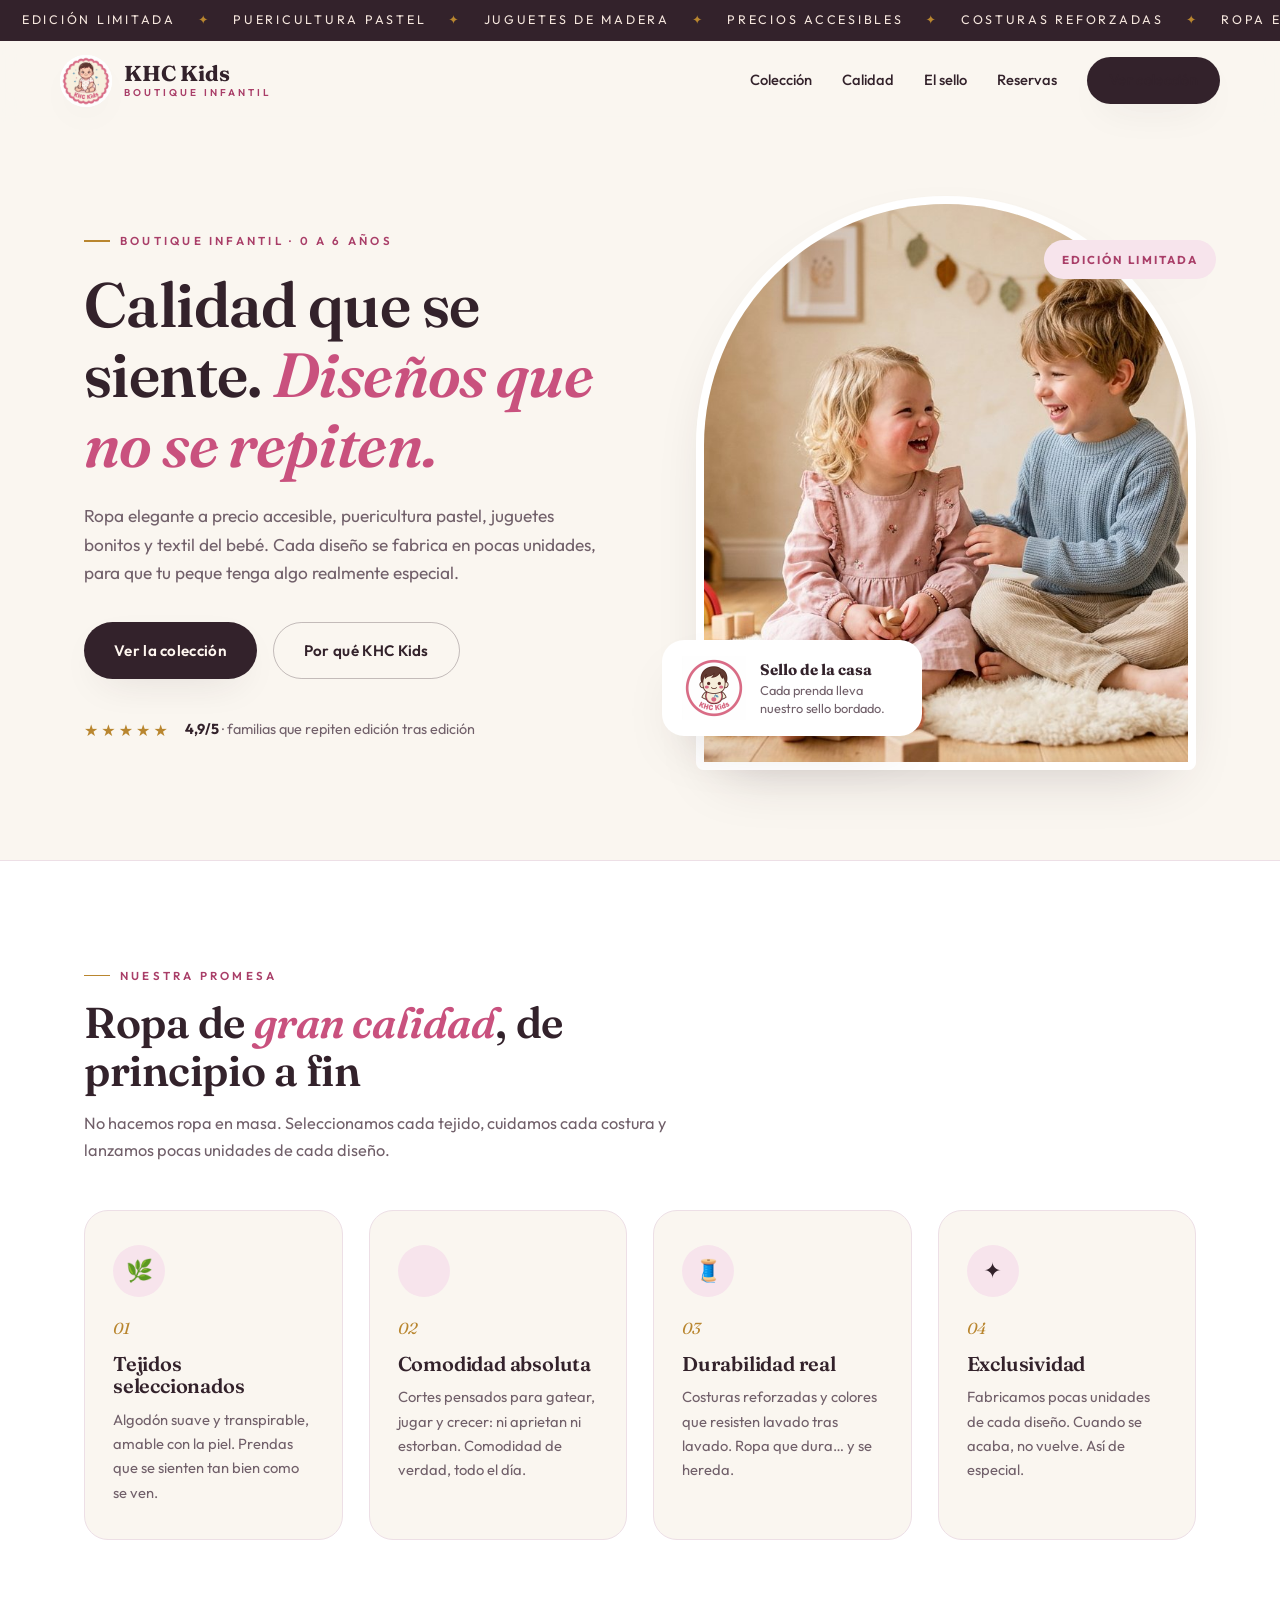
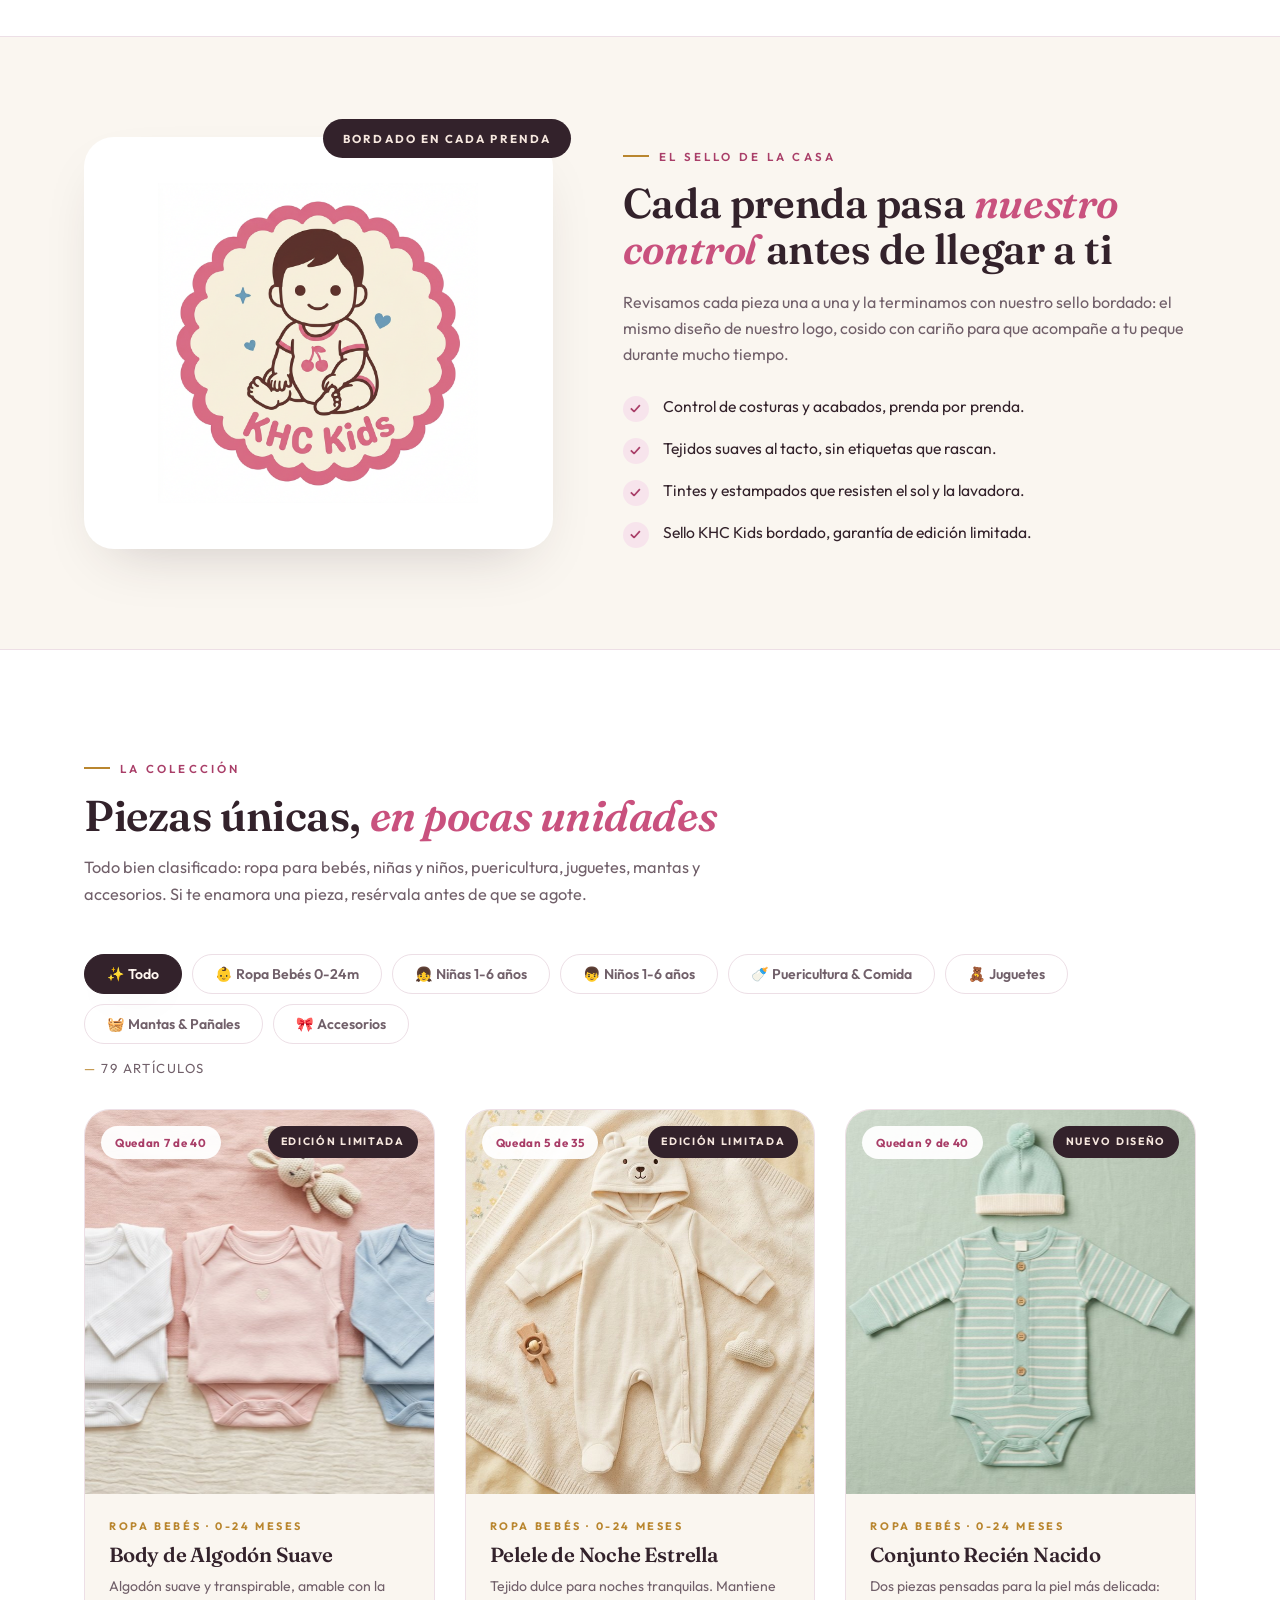
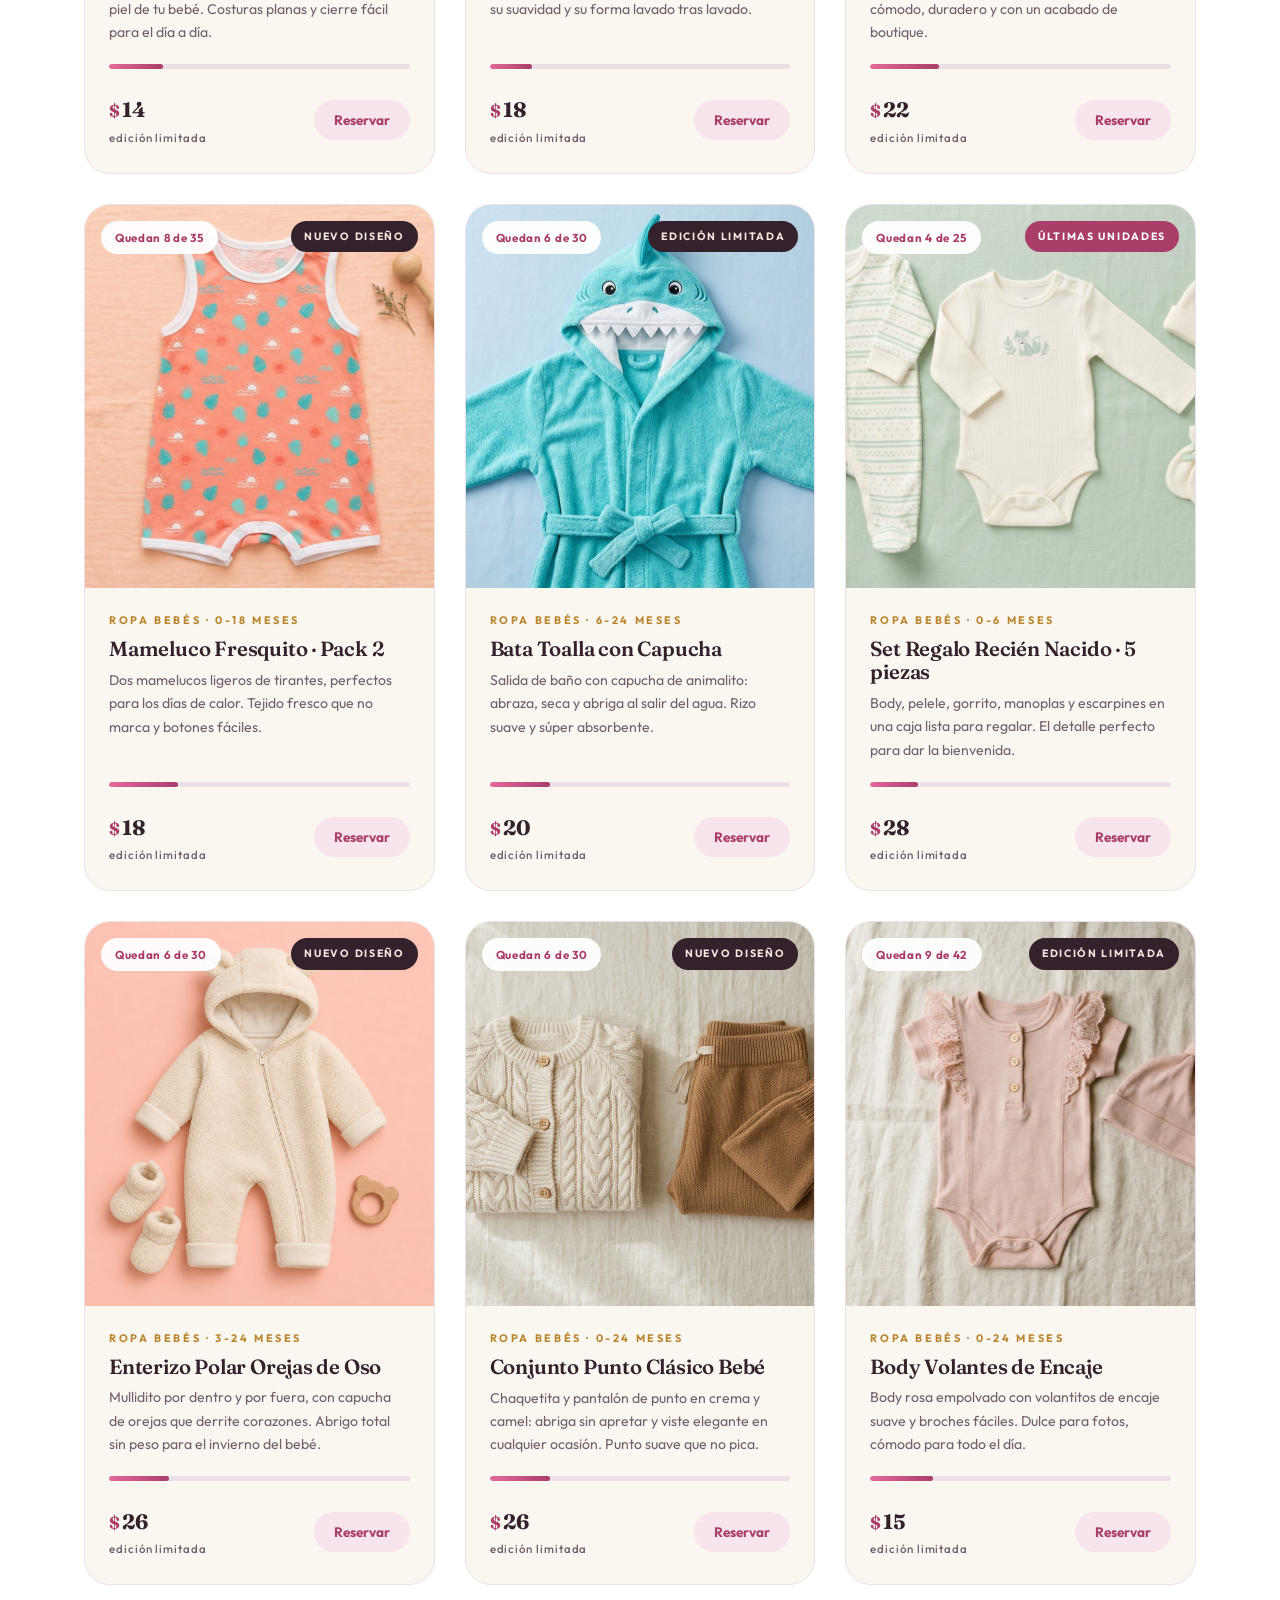
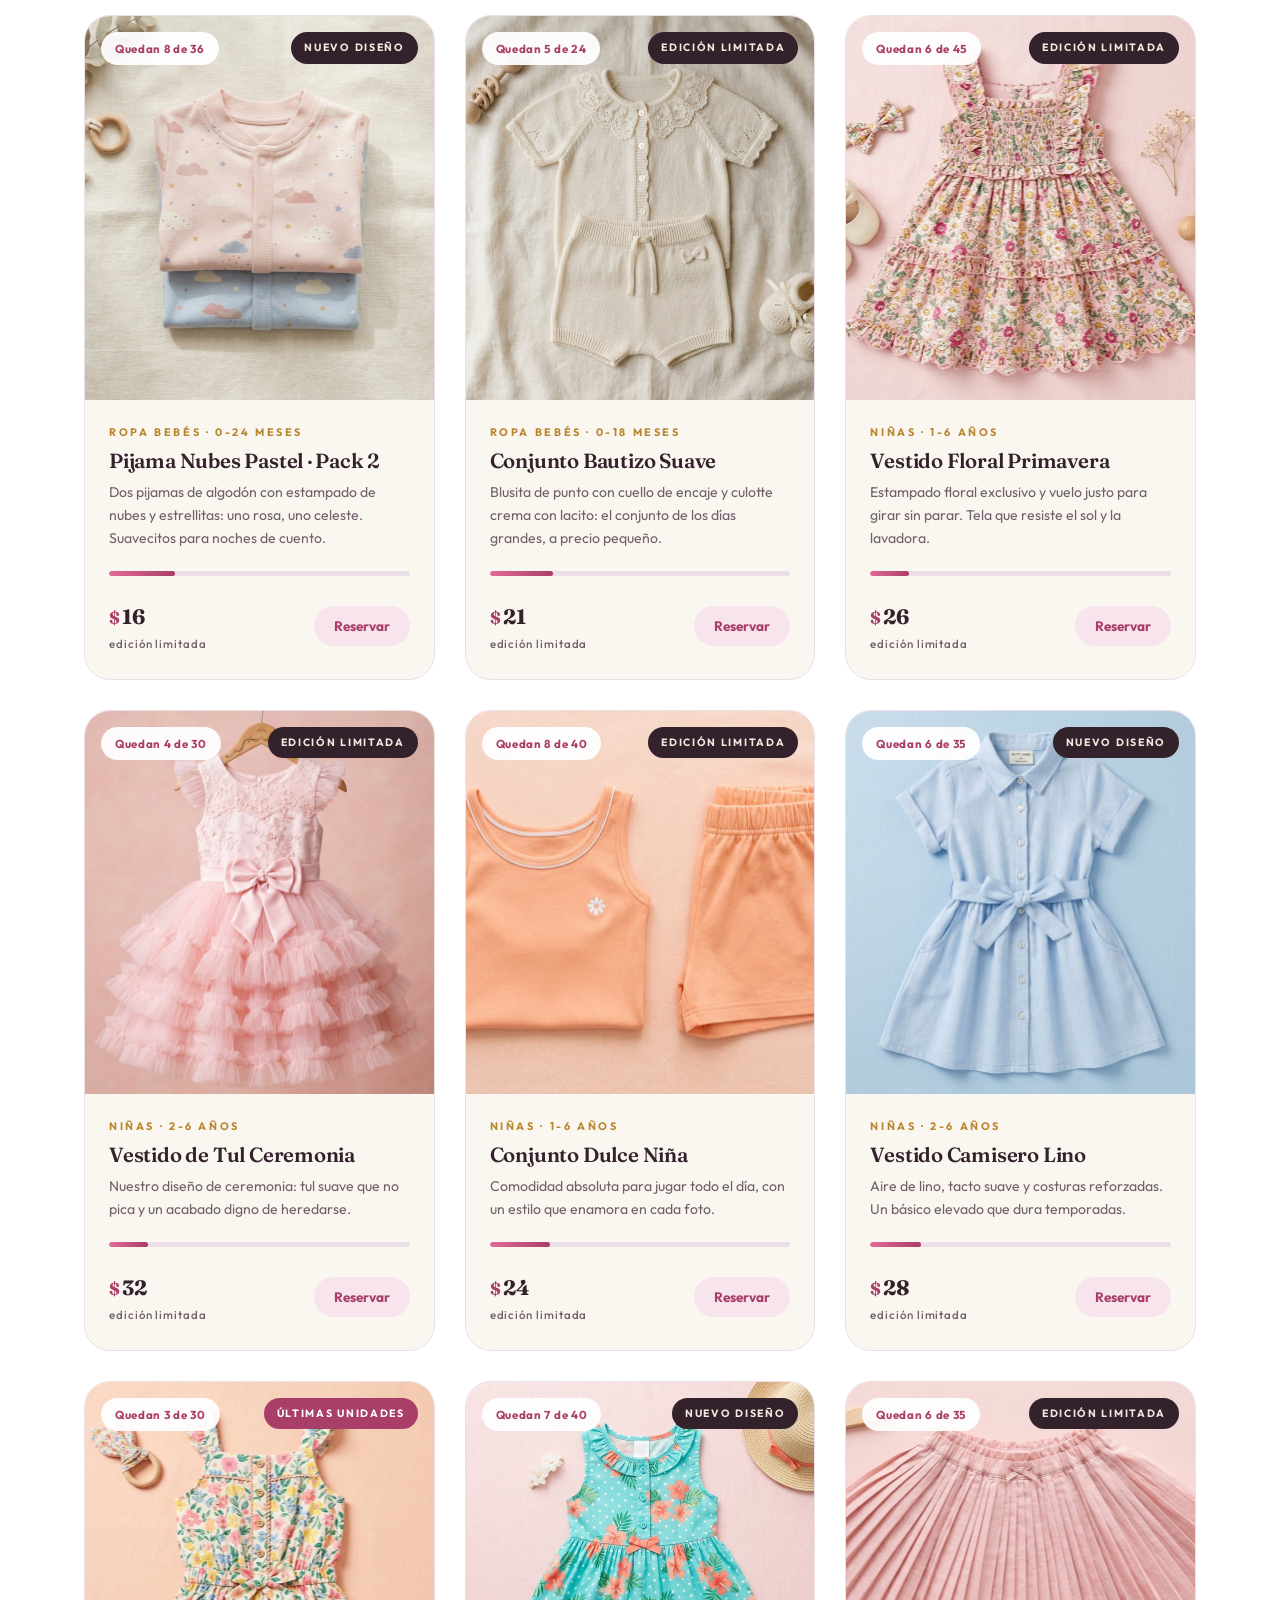
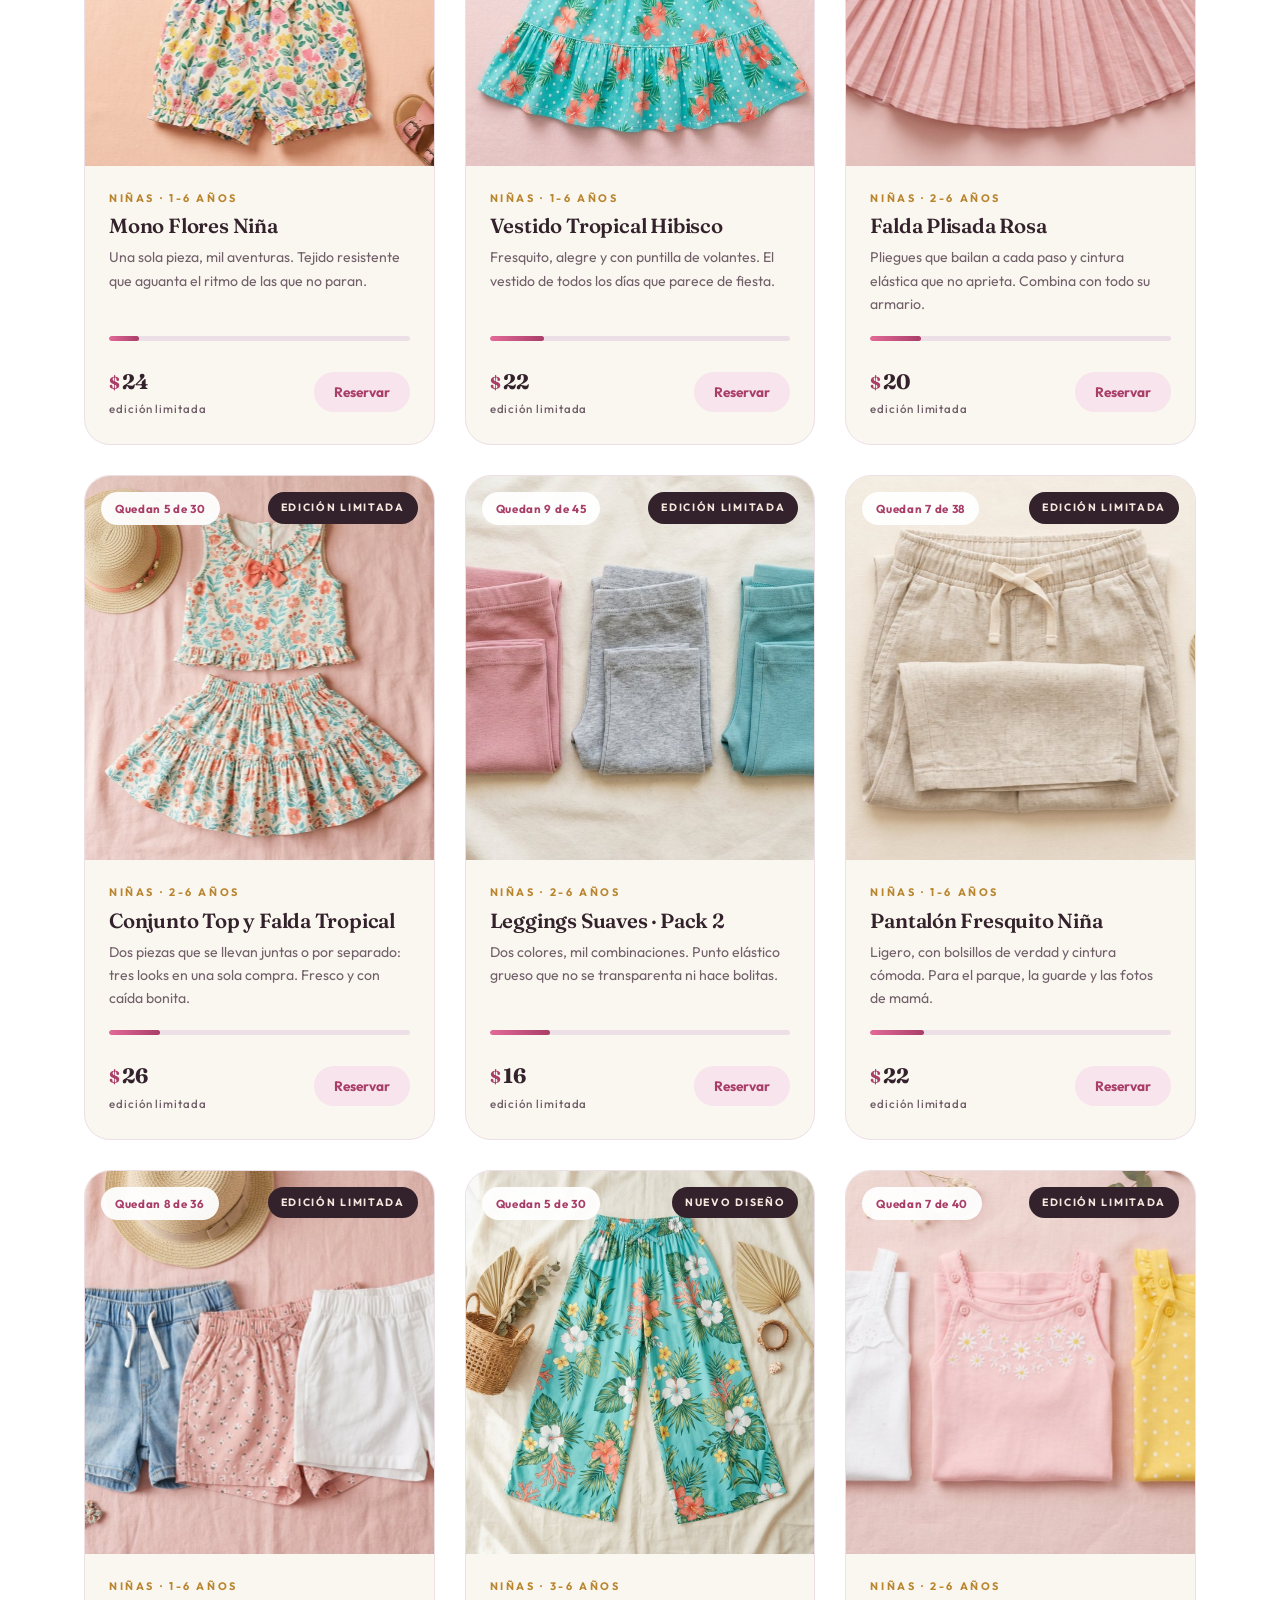
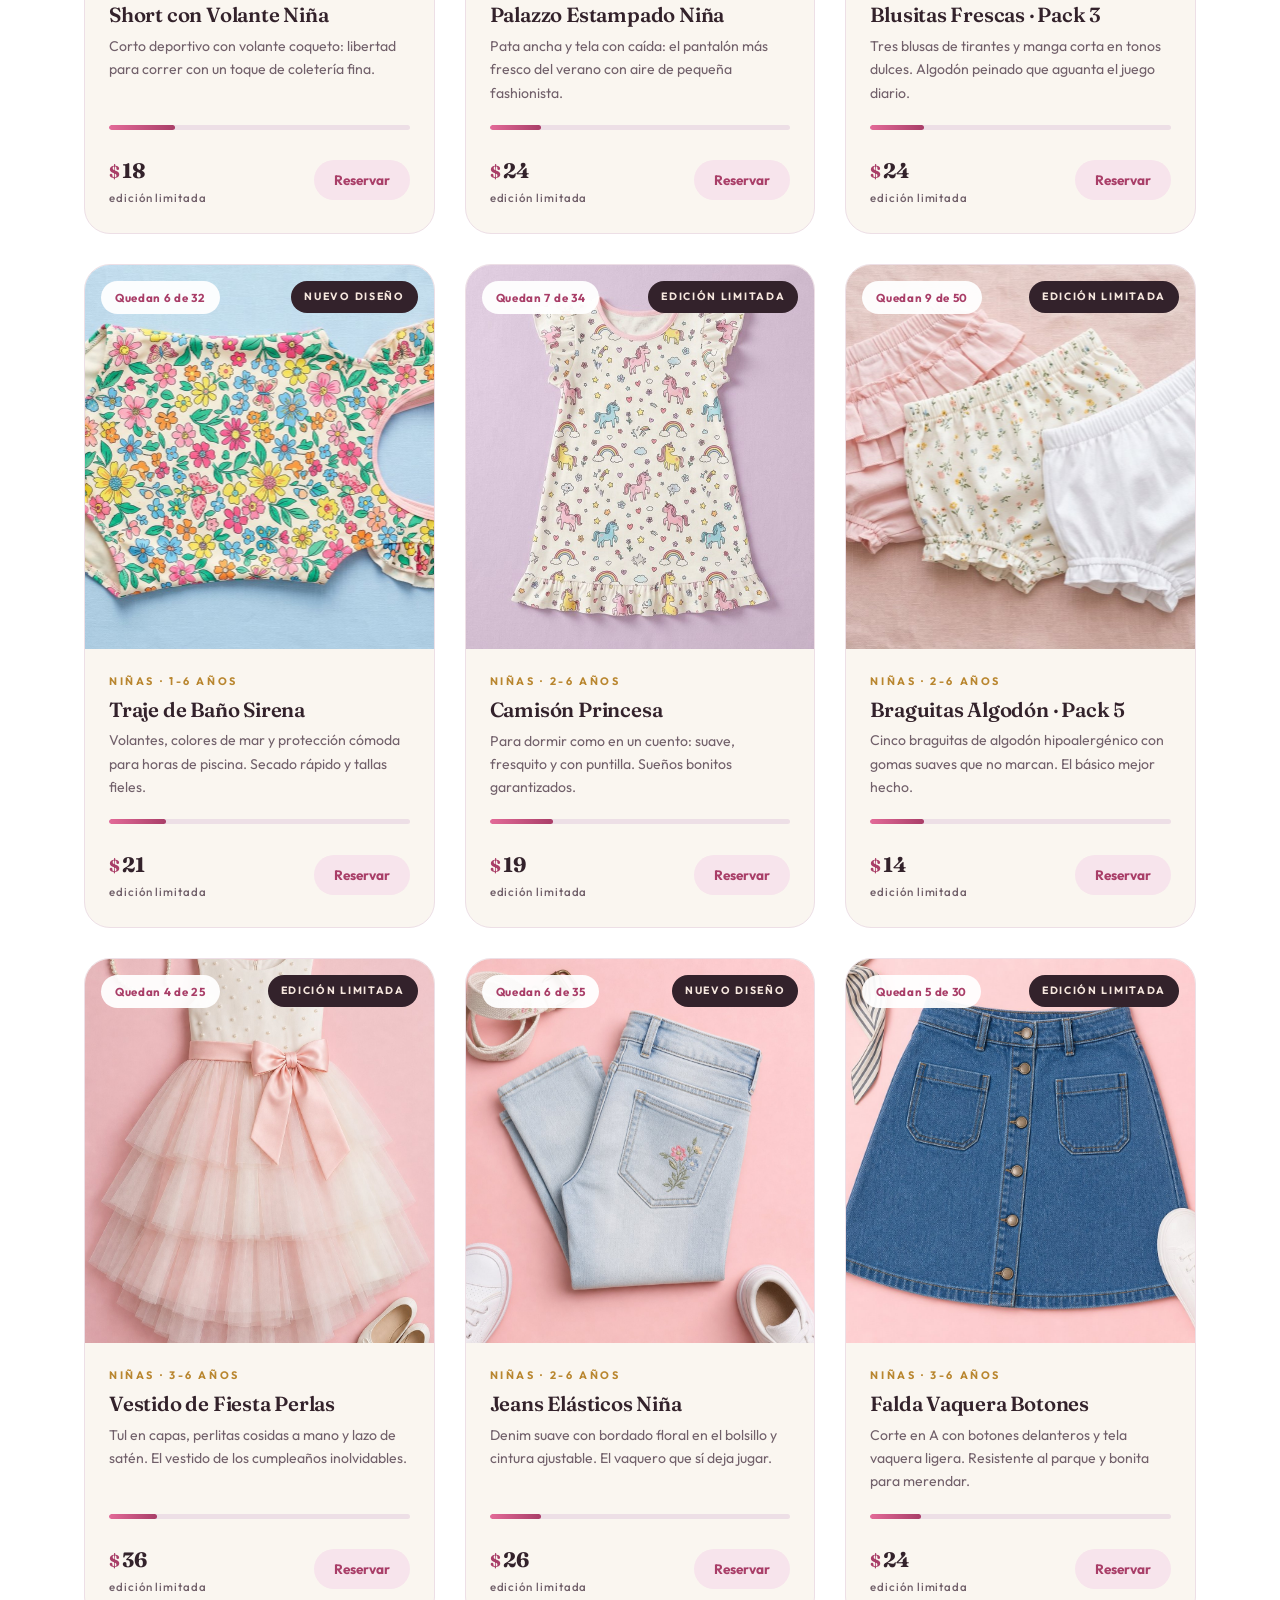
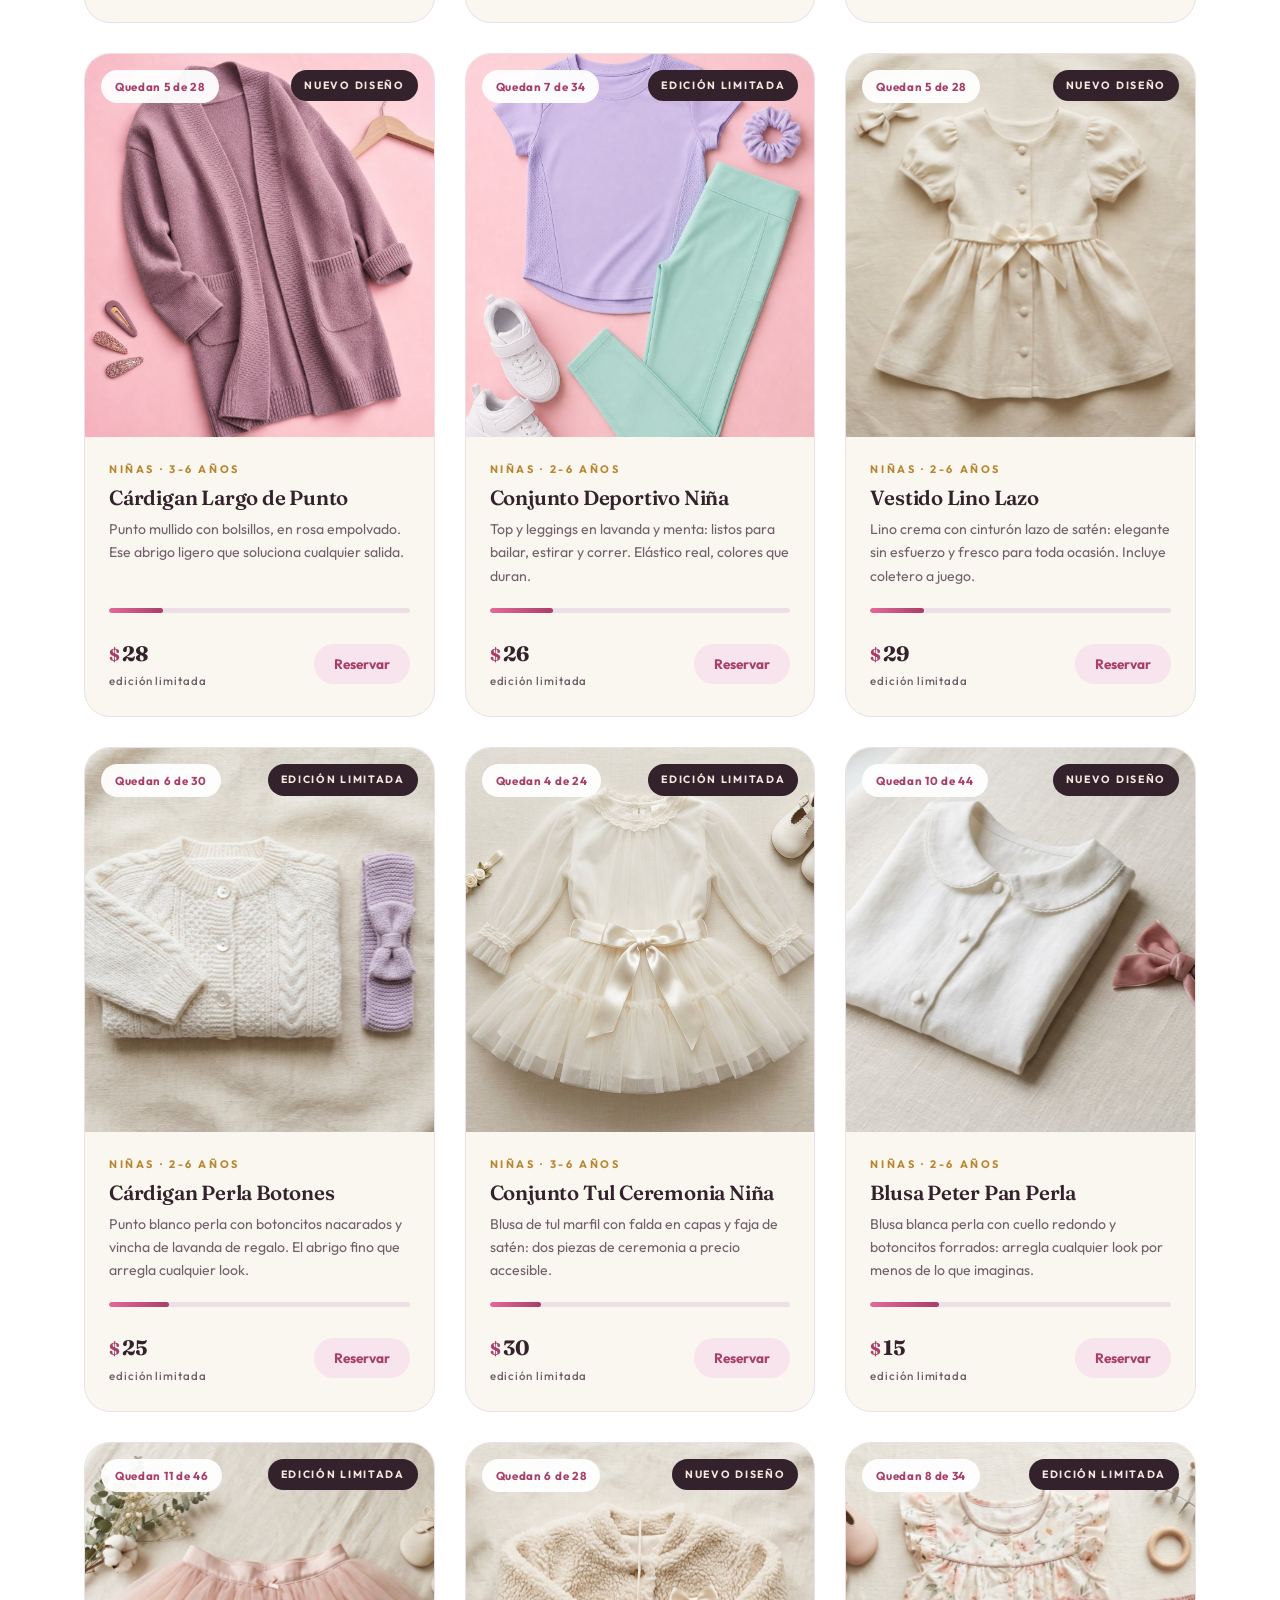
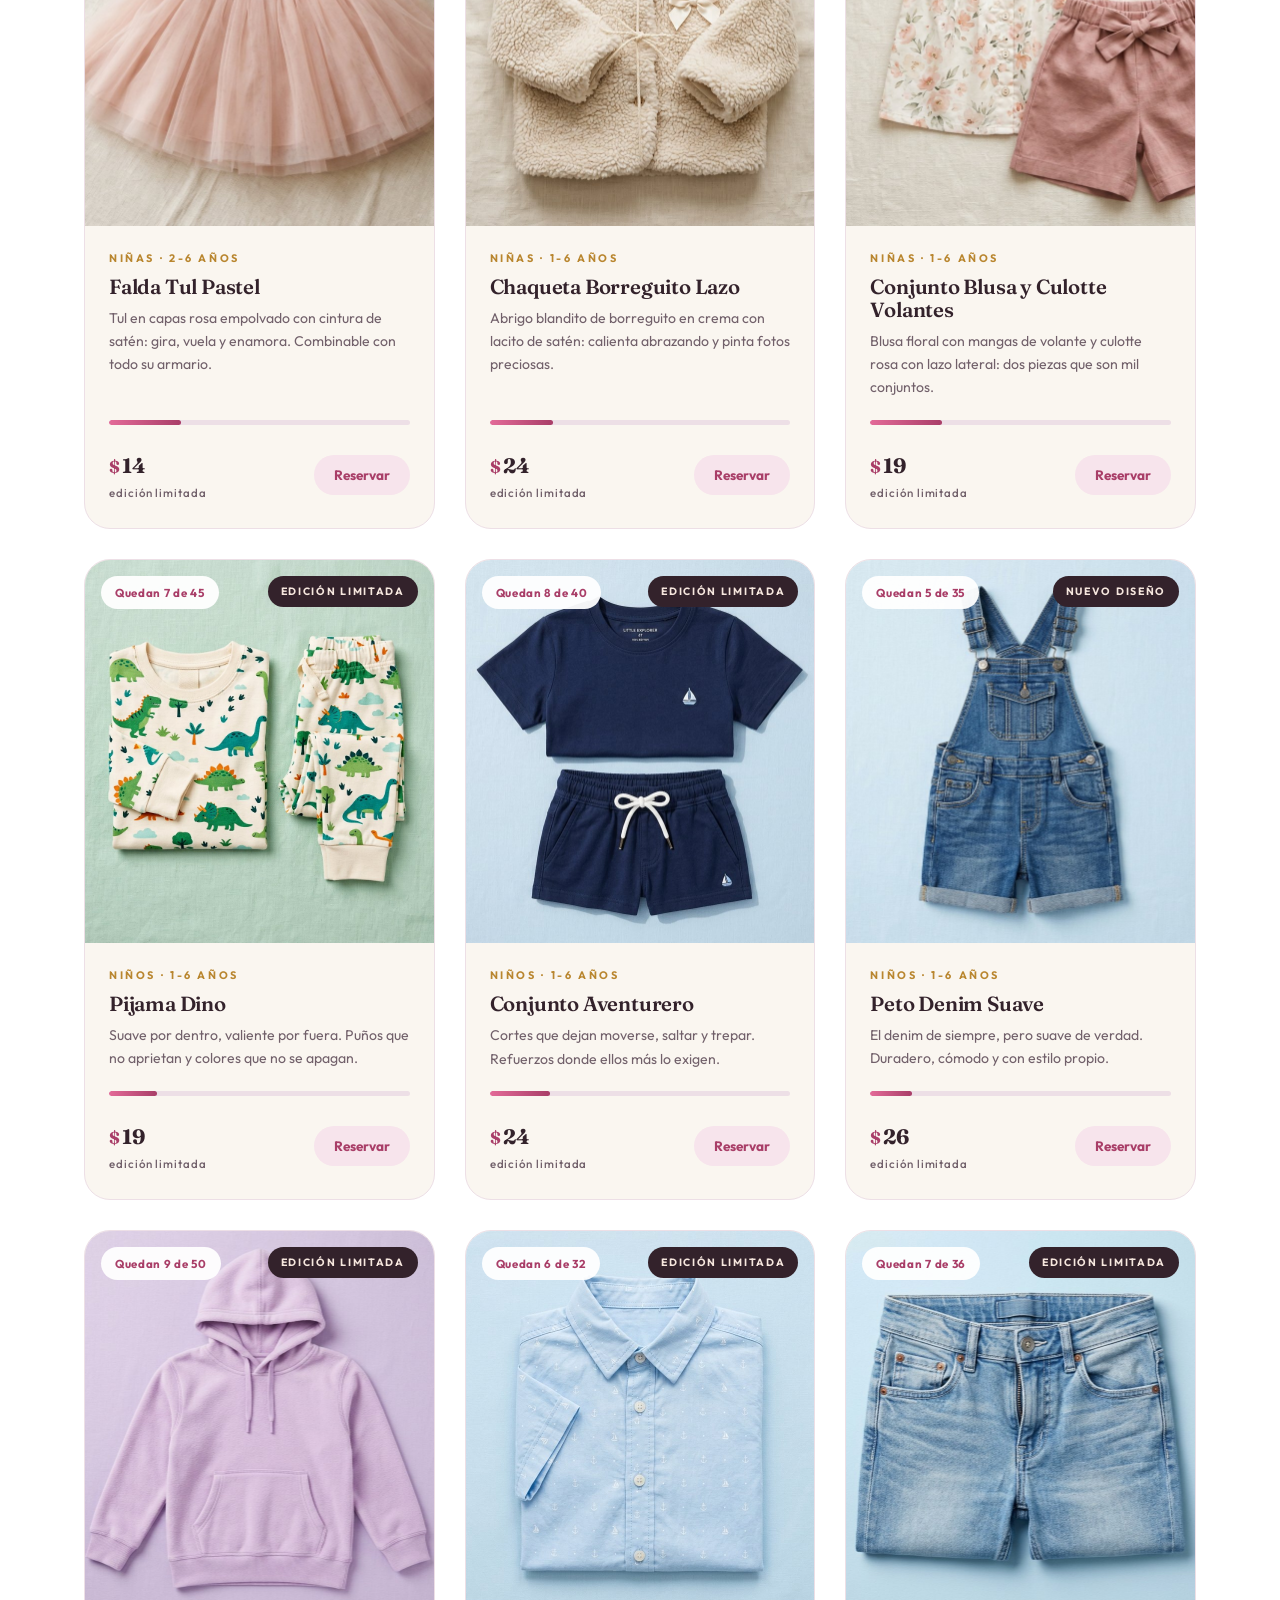
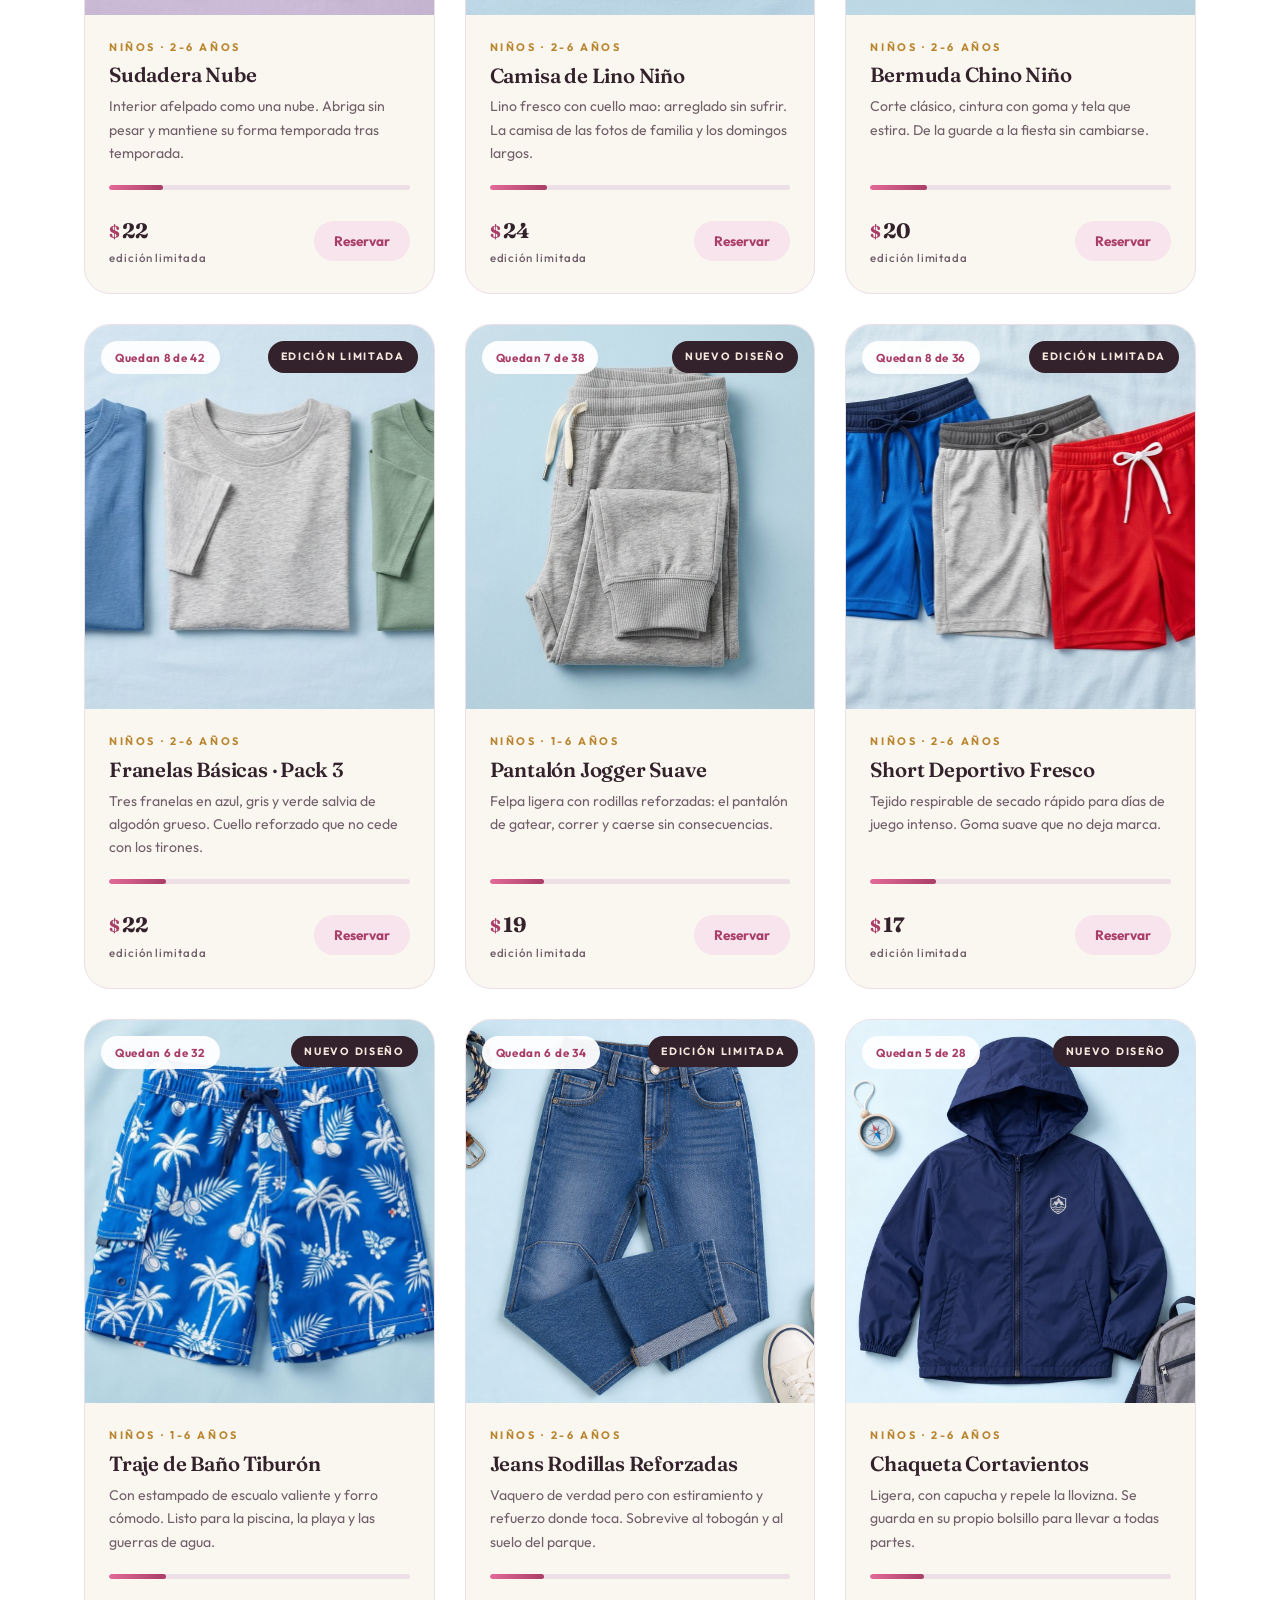
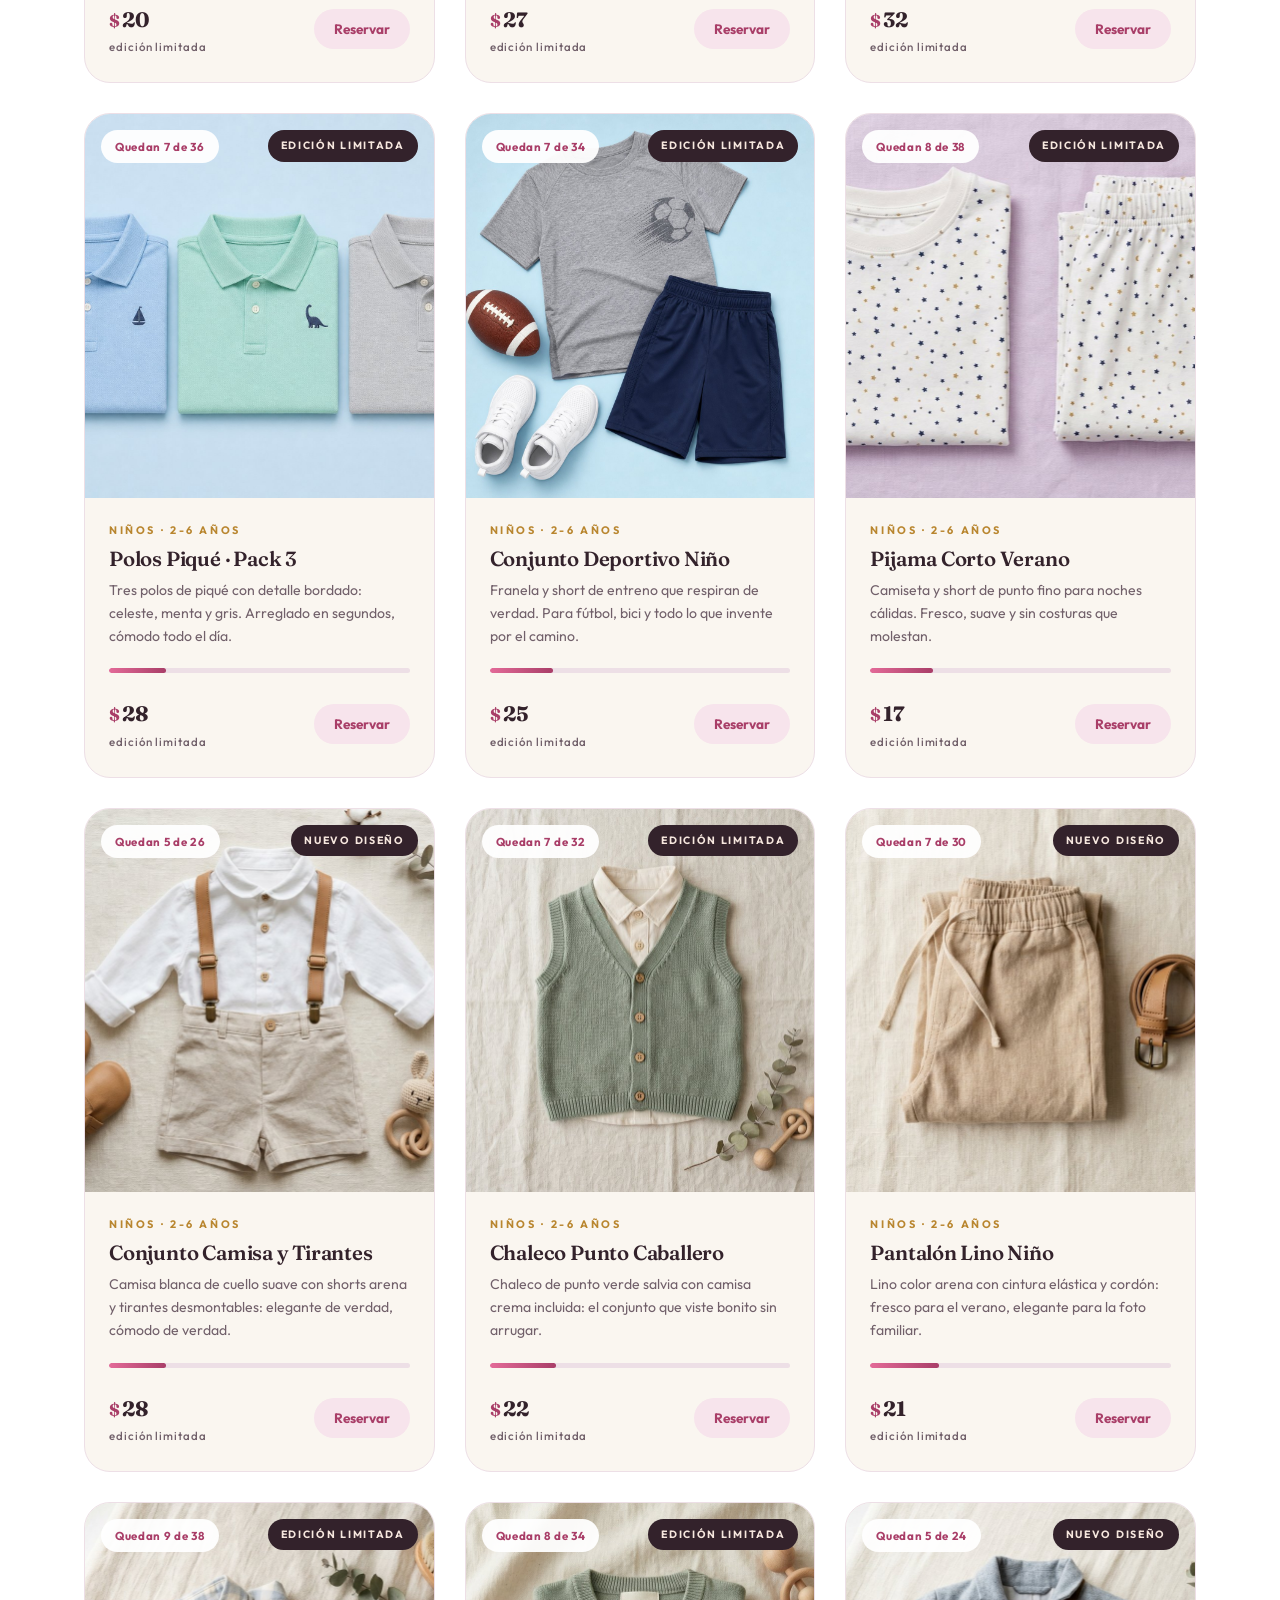
<file: khc-kids/index.html>
<!DOCTYPE html>
<html lang="es">
<head>
  <meta charset="UTF-8" />
  <meta name="viewport" content="width=device-width, initial-scale=1.0" />
  <title>KHC Kids · Boutique infantil: ropa elegante, puericultura y juguetes · 0-6 años</title>
  <meta name="description" content="KHC Kids — boutique infantil de 0 a 6 años: ropa elegante y accesible, teteros, vasos, accesorios de comida, juguetes, mantitas y pañales de tela. Ediciones limitadas con sello de la casa. Precios en $." />
  <link rel="icon" type="image/png" href="img/logo-khc-kids-avatar.png" />
  <link rel="preconnect" href="https://fonts.googleapis.com">
  <link rel="preconnect" href="https://fonts.gstatic.com" crossorigin>
  <link href="https://fonts.googleapis.com/css2?family=Fraunces:ital,opsz,wght@0,9..144,500;0,9..144,600;0,9..144,700;1,9..144,500;1,9..144,600&family=Outfit:wght@400;500;600;700&display=swap" rel="stylesheet">
  <link rel="stylesheet" href="css/styles.css" />
</head>
<body>

  <!-- MARQUEE -->
  <div class="marquee" aria-hidden="true">
    <div class="marquee-track">
      <span>Edición limitada</span><i>✦</i><span>Puericultura pastel</span><i>✦</i><span>Juguetes de madera</span><i>✦</i><span>Precios accesibles</span><i>✦</i><span>Costuras reforzadas</span><i>✦</i><span>Ropa elegante para peques</span><i>✦</i>
      <span>Edición limitada</span><i>✦</i><span>Puericultura pastel</span><i>✦</i><span>Juguetes de madera</span><i>✦</i><span>Precios accesibles</span><i>✦</i><span>Costuras reforzadas</span><i>✦</i><span>Ropa elegante para peques</span><i>✦</i>
    </div>
  </div>

  <!-- HEADER -->
  <header class="site" id="hdr">
    <div class="wrap nav">
      <a class="brand" href="#">
        <span class="brand-badge"><img src="img/logo-khc-kids-badge.png" alt="Logo KHC Kids"></span>
        <span class="brand-name">KHC Kids<small>boutique infantil</small></span>
      </a>
      <nav class="nav-links">
        <a href="#coleccion">Colección</a>
        <a href="#calidad">Calidad</a>
        <a href="#sello">El sello</a>
        <a href="#reservar">Reservas</a>
        <a href="#coleccion" class="btn btn-primary">Ver colección</a>
      </nav>
    </div>
  </header>

  <main>
    <!-- HERO -->
    <section class="hero">
      <div class="wrap hero-grid">
        <div class="rv in">
          <span class="eyebrow">Boutique infantil · 0 a 6 años</span>
          <h1>Calidad que se siente. <em>Diseños que no se repiten.</em></h1>
          <p class="hero-sub">Ropa elegante a precio accesible, puericultura pastel, juguetes bonitos y textil del bebé. Cada diseño se fabrica en pocas unidades, para que tu peque tenga algo realmente especial.</p>
          <div class="hero-ctas">
            <a href="#coleccion" class="btn btn-primary">Ver la colección</a>
            <a href="#calidad" class="btn btn-ghost">Por qué KHC Kids</a>
          </div>
          <div class="hero-trust">
            <span class="stars">★★★★★</span>
            <span><strong>4,9/5</strong> · familias que repiten edición tras edición</span>
          </div>
        </div>
        <div class="hero-visual rv in d1">
          <div class="hero-frame"><img src="img/hero.jpg" alt="Dos peques riendo con ropa suave de KHC Kids"></div>
          <div class="hero-seal">
            <img src="img/logo-khc-kids-bordado-chest.png" alt="Sello bordado KHC Kids">
            <p><strong>Sello de la casa</strong>Cada prenda lleva nuestro sello bordado.</p>
          </div>
          <span class="hero-dot">Edición limitada</span>
        </div>
      </div>
    </section>

    <!-- PILARES -->
    <section class="pillars" id="calidad">
      <div class="wrap">
        <div class="section-head rv">
          <span class="eyebrow">Nuestra promesa</span>
          <h2>Ropa de <em>gran calidad</em>, de principio a fin</h2>
          <p>No hacemos ropa en masa. Seleccionamos cada tejido, cuidamos cada costura y lanzamos pocas unidades de cada diseño.</p>
        </div>
        <div class="pillars-grid">
          <div class="pillar rv">
            <div class="icon">🌿</div>
            <span class="num">01</span>
            <h3>Tejidos seleccionados</h3>
            <p>Algodón suave y transpirable, amable con la piel. Prendas que se sienten tan bien como se ven.</p>
          </div>
          <div class="pillar rv d1">
            <div class="icon"></div>
            <span class="num">02</span>
            <h3>Comodidad absoluta</h3>
            <p>Cortes pensados para gatear, jugar y crecer: ni aprietan ni estorban. Comodidad de verdad, todo el día.</p>
          </div>
          <div class="pillar rv d2">
            <div class="icon">🧵</div>
            <span class="num">03</span>
            <h3>Durabilidad real</h3>
            <p>Costuras reforzadas y colores que resisten lavado tras lavado. Ropa que dura… y se hereda.</p>
          </div>
          <div class="pillar rv d3">
            <div class="icon">✦</div>
            <span class="num">04</span>
            <h3>Exclusividad</h3>
            <p>Fabricamos pocas unidades de cada diseño. Cuando se acaba, no vuelve. Así de especial.</p>
          </div>
        </div>
      </div>
    </section>

    <!-- SELLO -->
    <section class="seal" id="sello">
      <div class="wrap seal-grid">
        <div class="seal-visual rv">
          <div class="seal-card"><img src="img/logo-khc-kids-bordado-badge.png" alt="Sello bordado KHC Kids"></div>
          <span class="seal-chip">Bordado en cada prenda</span>
        </div>
        <div class="rv d1">
          <span class="eyebrow">El sello de la casa</span>
          <h2>Cada prenda pasa <em>nuestro control</em> antes de llegar a ti</h2>
          <p class="lead">Revisamos cada pieza una a una y la terminamos con nuestro sello bordado: el mismo diseño de nuestro logo, cosido con cariño para que acompañe a tu peque durante mucho tiempo.</p>
          <ul class="seal-list">
            <li><span class="tick">✓</span>Control de costuras y acabados, prenda por prenda.</li>
            <li><span class="tick">✓</span>Tejidos suaves al tacto, sin etiquetas que rascan.</li>
            <li><span class="tick">✓</span>Tintes y estampados que resisten el sol y la lavadora.</li>
            <li><span class="tick">✓</span>Sello KHC Kids bordado, garantía de edición limitada.</li>
          </ul>
        </div>
      </div>
    </section>

    <!-- COLECCIÓN -->
    <section class="collection" id="coleccion">
      <div class="wrap">
        <div class="section-head rv">
          <span class="eyebrow">La colección</span>
          <h2>Piezas únicas, <em>en pocas unidades</em></h2>
          <p>Todo bien clasificado: ropa para bebés, niñas y niños, puericultura, juguetes, mantas y accesorios. Si te enamora una pieza, resérvala antes de que se agote.</p>
        </div>
        <div class="filters rv">
          <button class="filter-btn active" data-filter="all">✨ Todo</button>
          <button class="filter-btn" data-filter="bebe">👶 Ropa Bebés 0-24m</button>
          <button class="filter-btn" data-filter="nina">👧 Niñas 1-6 años</button>
          <button class="filter-btn" data-filter="nino">👦 Niños 1-6 años</button>
          <button class="filter-btn" data-filter="pueri">🍼 Puericultura & Comida</button>
          <button class="filter-btn" data-filter="jugu">🧸 Juguetes</button>
          <button class="filter-btn" data-filter="textil">🧺 Mantas & Pañales</button>
          <button class="filter-btn" data-filter="acc">🎀 Accesorios</button>
        </div>
        <p class="grid-count" id="grid-count"></p>
        <div class="grid" id="grid"></div>
      </div>
    </section>

    <!-- EXCLUSIVIDAD -->
    <section class="exclusive" id="reservar">
      <div class="wrap rv">
        <span class="eyebrow">Exclusividad real</span>
        <h2>Pocas unidades por diseño. <em>Cuando vuelan, no vuelven.</em></h2>
        <p>Reserva la talla de tu peque y te escribimos para confirmarla. Así de simple, así de exclusivo.</p>
        <a href="#coleccion" class="btn btn-primary">Reservar mi diseño</a>
      </div>
    </section>

    <!-- PASOS -->
    <section class="steps">
      <div class="wrap">
        <div class="section-head rv" style="margin-left:auto;margin-right:auto;text-align:center;max-width:560px">
          <span class="eyebrow" style="justify-content:center">Cómo reservar</span>
          <h2>Tres pasos y <em>lista</em></h2>
        </div>
        <div class="steps-grid">
          <div class="step rv"><div class="n">1</div><h3>Elige su diseño</h3><p>Explora la colección y filtra por edad: bebés, niñas o niños.</p></div>
          <div class="step rv d1"><div class="n">2</div><h3>Reserva la talla</h3><p>Pulsa «Reservar», elige talla y déjanos tu contacto. Sin compromiso.</p></div>
          <div class="step rv d2"><div class="n">3</div><h3>Recíbelo en casa</h3><p>Confirmamos tu reserva y te lo enviamos envuelto con cariño.</p></div>
        </div>
      </div>
    </section>

    <!-- OPINIONES -->
    <section class="voices">
      <div class="wrap">
        <div class="voices-grid">
          <div class="voice rv">
            <div class="stars">★★★★★</div>
            <p>«La calidad se nota nada más sacar la prenda de la bolsa. El vestido ha pasado por mil lavados y parece nuevo.»</p>
            <footer>Laura M. <span>mamá de Vega, 3 años</span></footer>
          </div>
          <div class="voice rv d1">
            <div class="stars">★★★★★</div>
            <p>«Me encanta que haya pocas unidades: en el cole nadie va igual que mi hijo. Y el sello bordado es una monada.»</p>
            <footer>Andrea R. <span>mamá de Thiago, 5 años</span></footer>
          </div>
          <div class="voice rv d2">
            <div class="stars">★★★★★</div>
            <p>«Compré para el primero y ahora hereda el pequeño. La ropa aguanta de verdad. Repetimos en cada edición.»</p>
            <footer>Carmen G. <span>mamá de dos peques</span></footer>
          </div>
        </div>
      </div>
    </section>
  </main>

  <!-- FOOTER -->
  <footer class="site">
    <div class="wrap">
      <div class="foot-grid">
        <div>
          <div class="foot-brand">
            <span class="brand-badge"><img src="img/logo-khc-kids-badge.png" alt="Logo KHC Kids"></span>
            <span class="brand-name">KHC Kids<small>boutique infantil</small></span>
          </div>
          <p class="foot-note">Ropa, puericultura y juguetes de gran calidad, cómodos, duraderos y exclusivos. Pocas unidades de cada diseño, hechas con cariño.</p>
        </div>
        <div class="foot-links">
          <h4>Tienda</h4>
          <a href="#coleccion" data-cat="all">Toda la colección</a>
          <a href="#coleccion" data-cat="bebe">Ropa Bebés 0-24m</a>
          <a href="#coleccion" data-cat="nina">Niñas 1-6 años</a>
          <a href="#coleccion" data-cat="nino">Niños 1-6 años</a>
          <a href="#coleccion" data-cat="pueri">Puericultura & Comida</a>
          <a href="#coleccion" data-cat="jugu">Juguetes</a>
          <a href="#coleccion" data-cat="textil">Mantas & Pañales</a>
          <a href="#coleccion" data-cat="acc">Accesorios</a>
        </div>
        <div class="foot-links">
          <h4>La casa</h4>
          <a href="#calidad">Nuestra calidad</a>
          <a href="#sello">El sello KHC</a>
          <a href="#reservar">Cómo reservar</a>
        </div>
      </div>
      <div class="foot-base">
        <span>© 2026 KHC Kids · Hecho con cariño para los tuyos.</span>
        <span>Ediciones limitadas · 0 a 6 años</span>
      </div>
    </div>
  </footer>

  <!-- MODAL RESERVA -->
  <div class="modal" id="modal">
    <div class="modal-backdrop"></div>
    <div class="modal-card" id="modal-card"></div>
  </div>

  <script src="js/data.js"></script>
  <script src="js/app.js"></script>
</body>
</html>
</file>
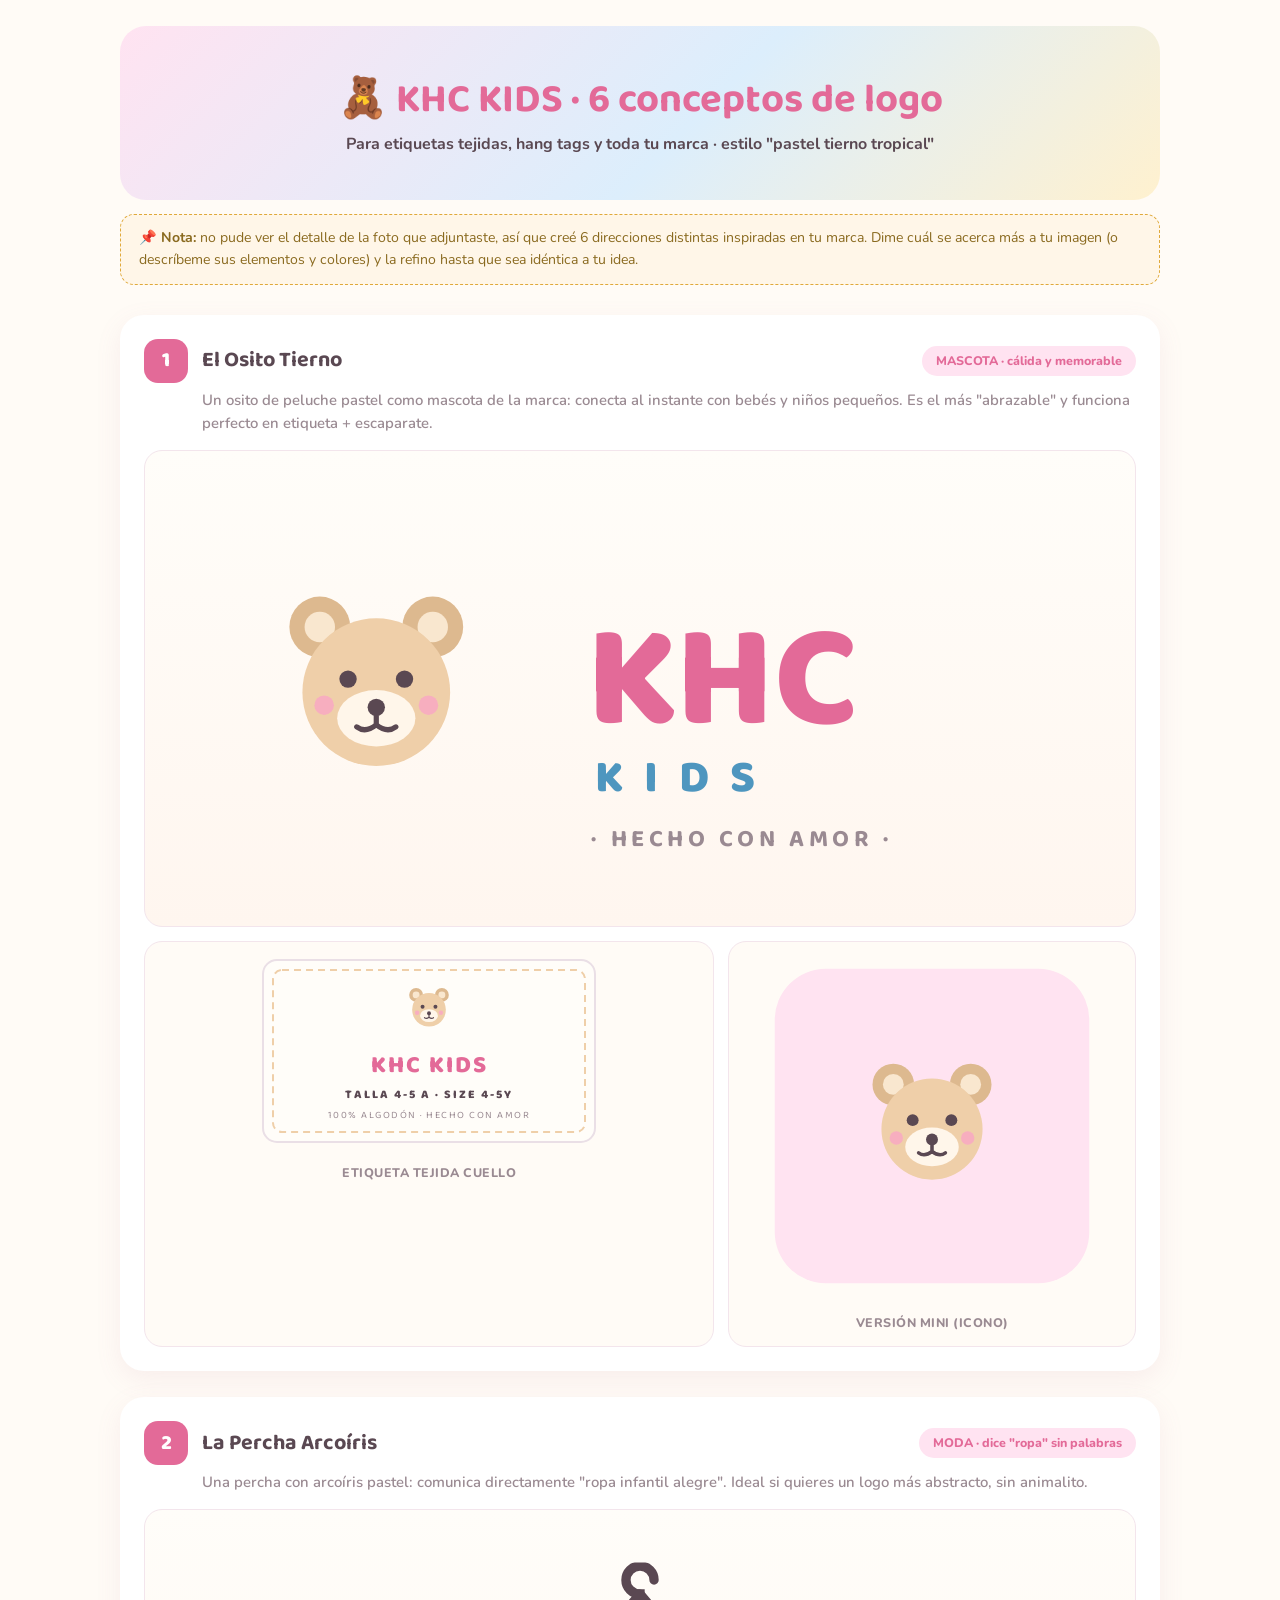
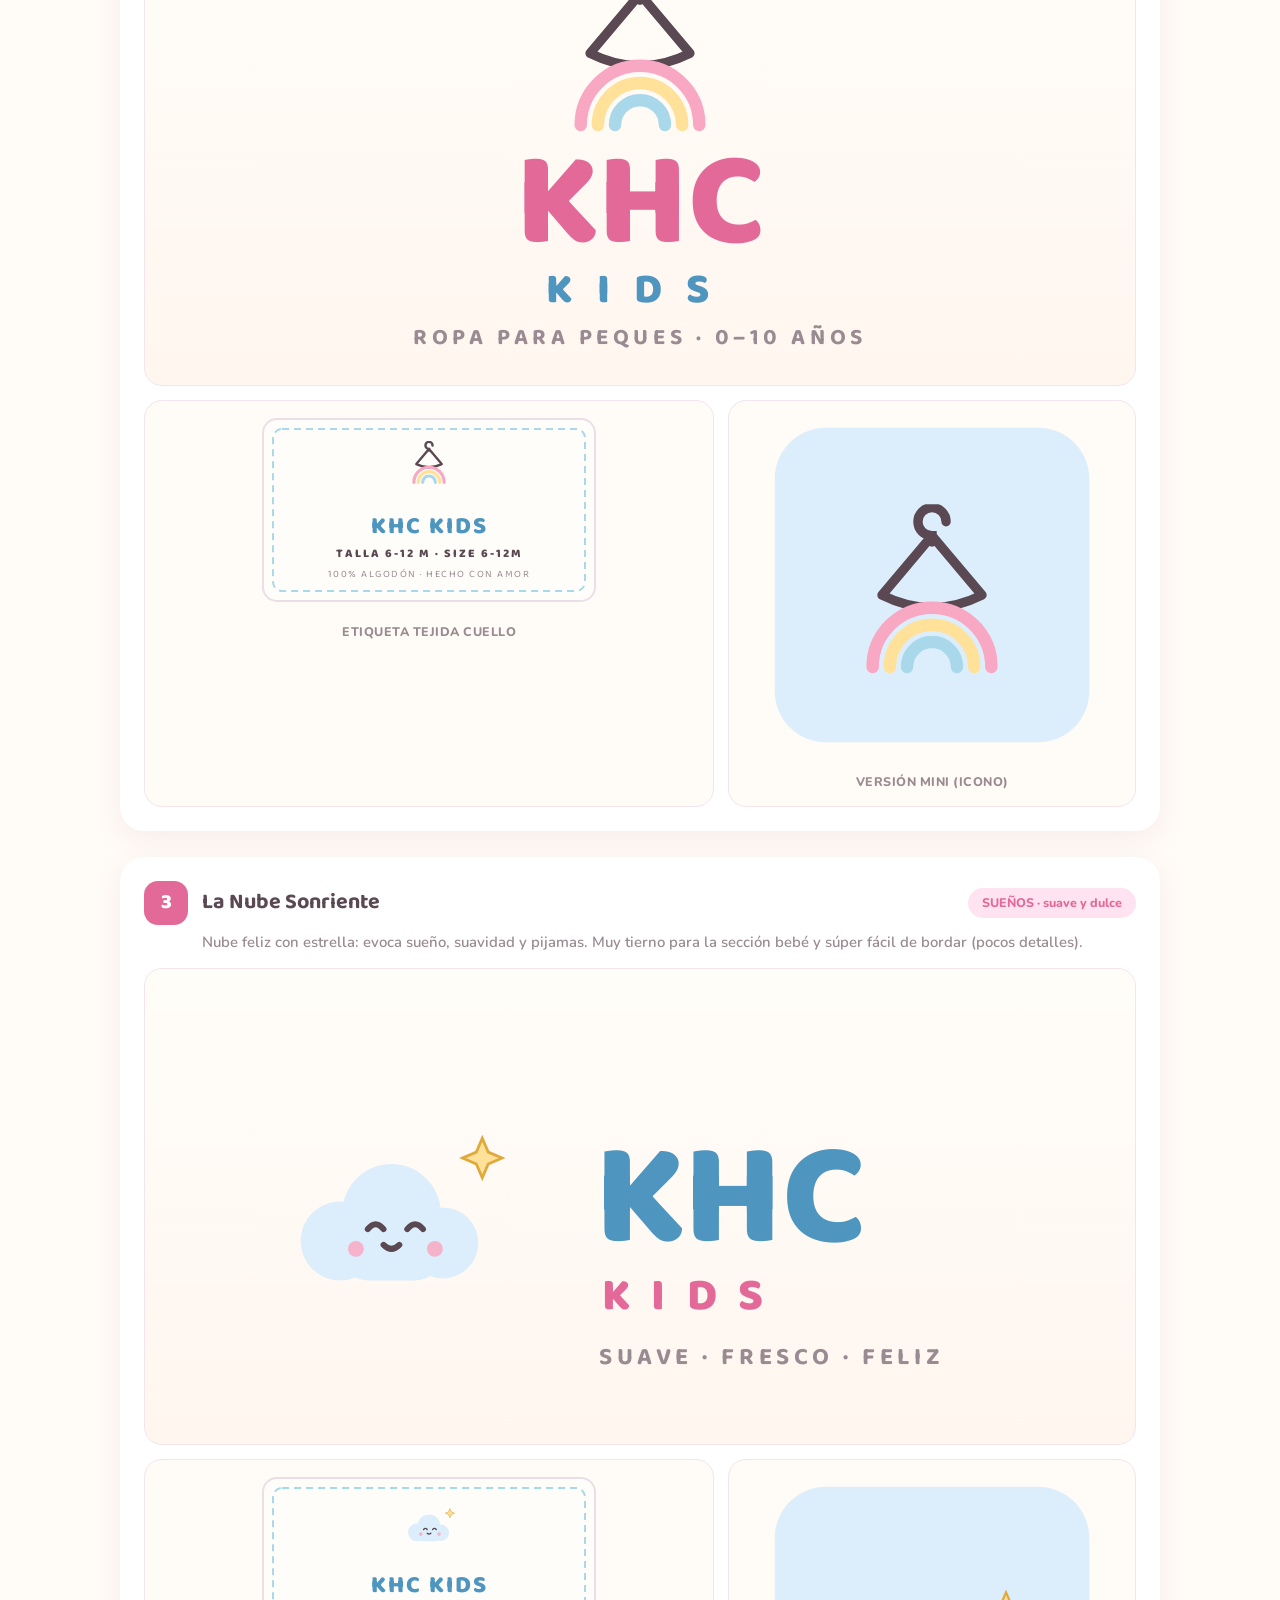
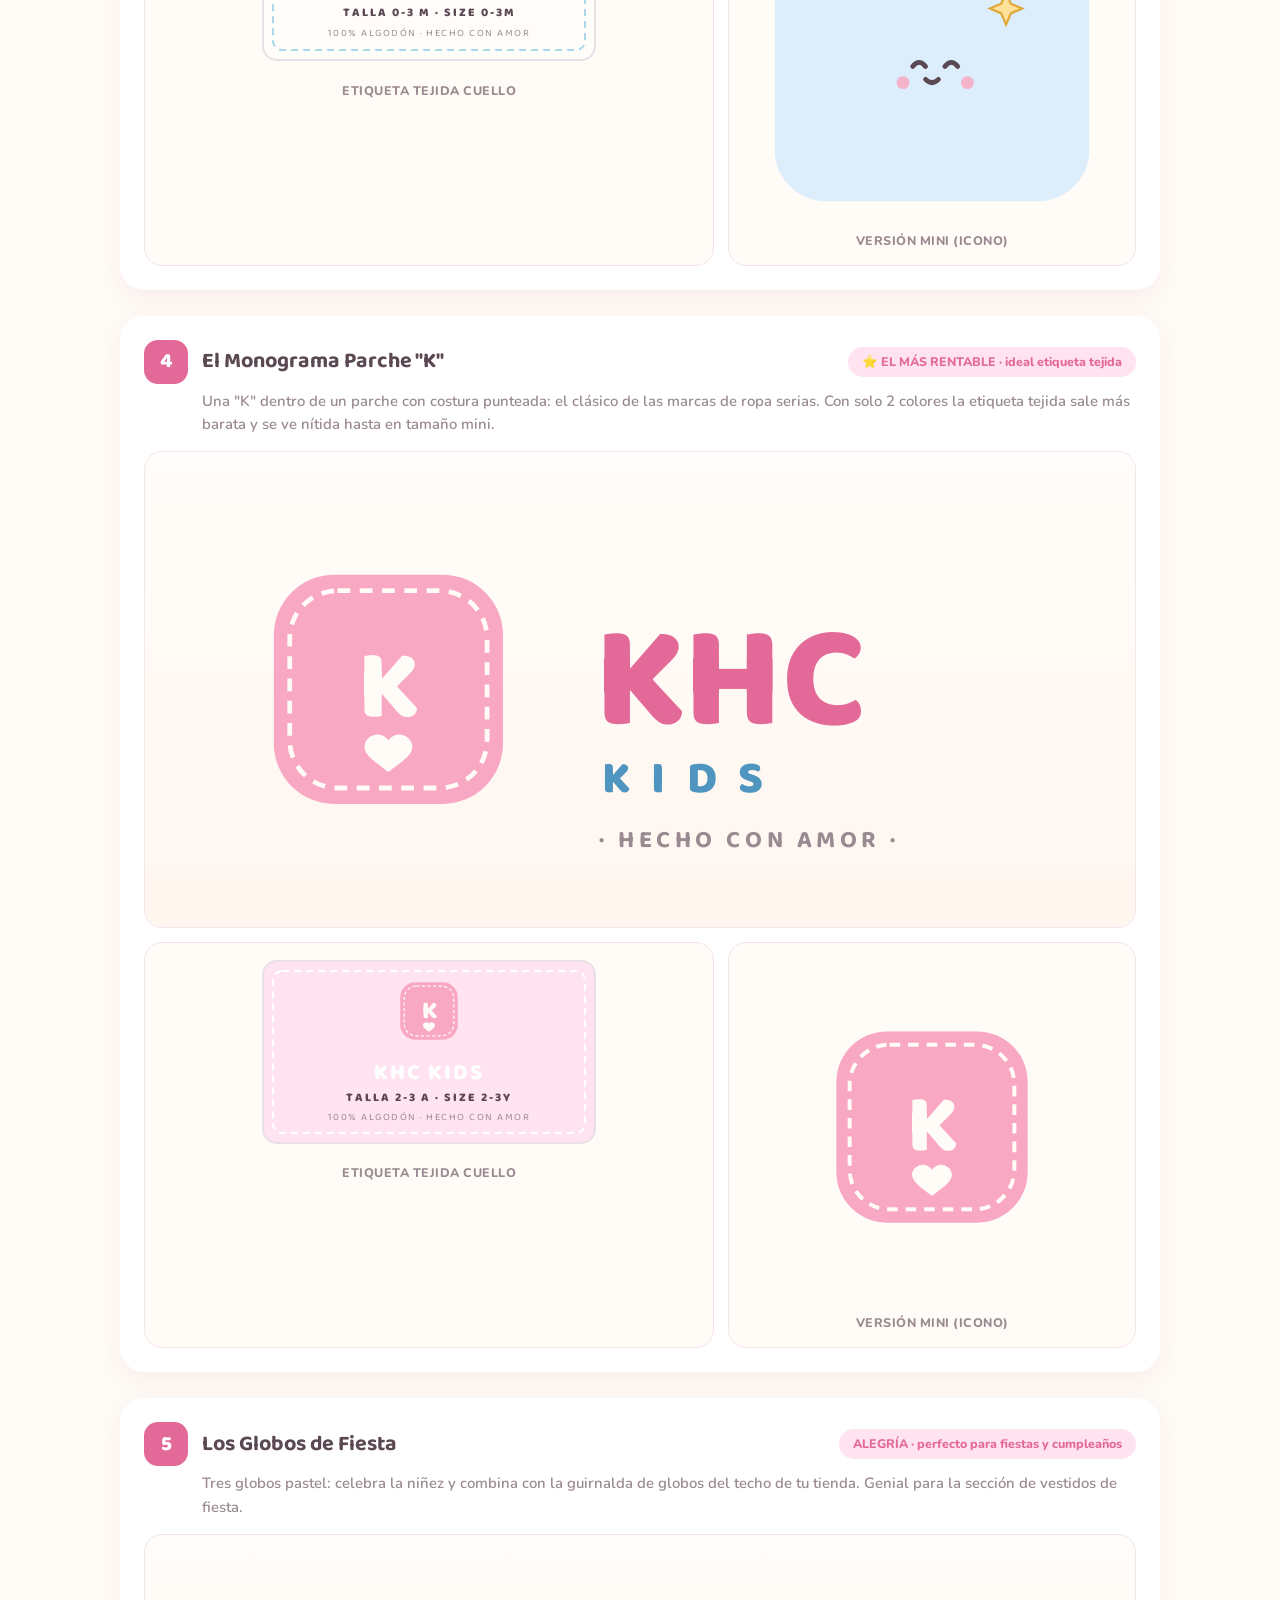
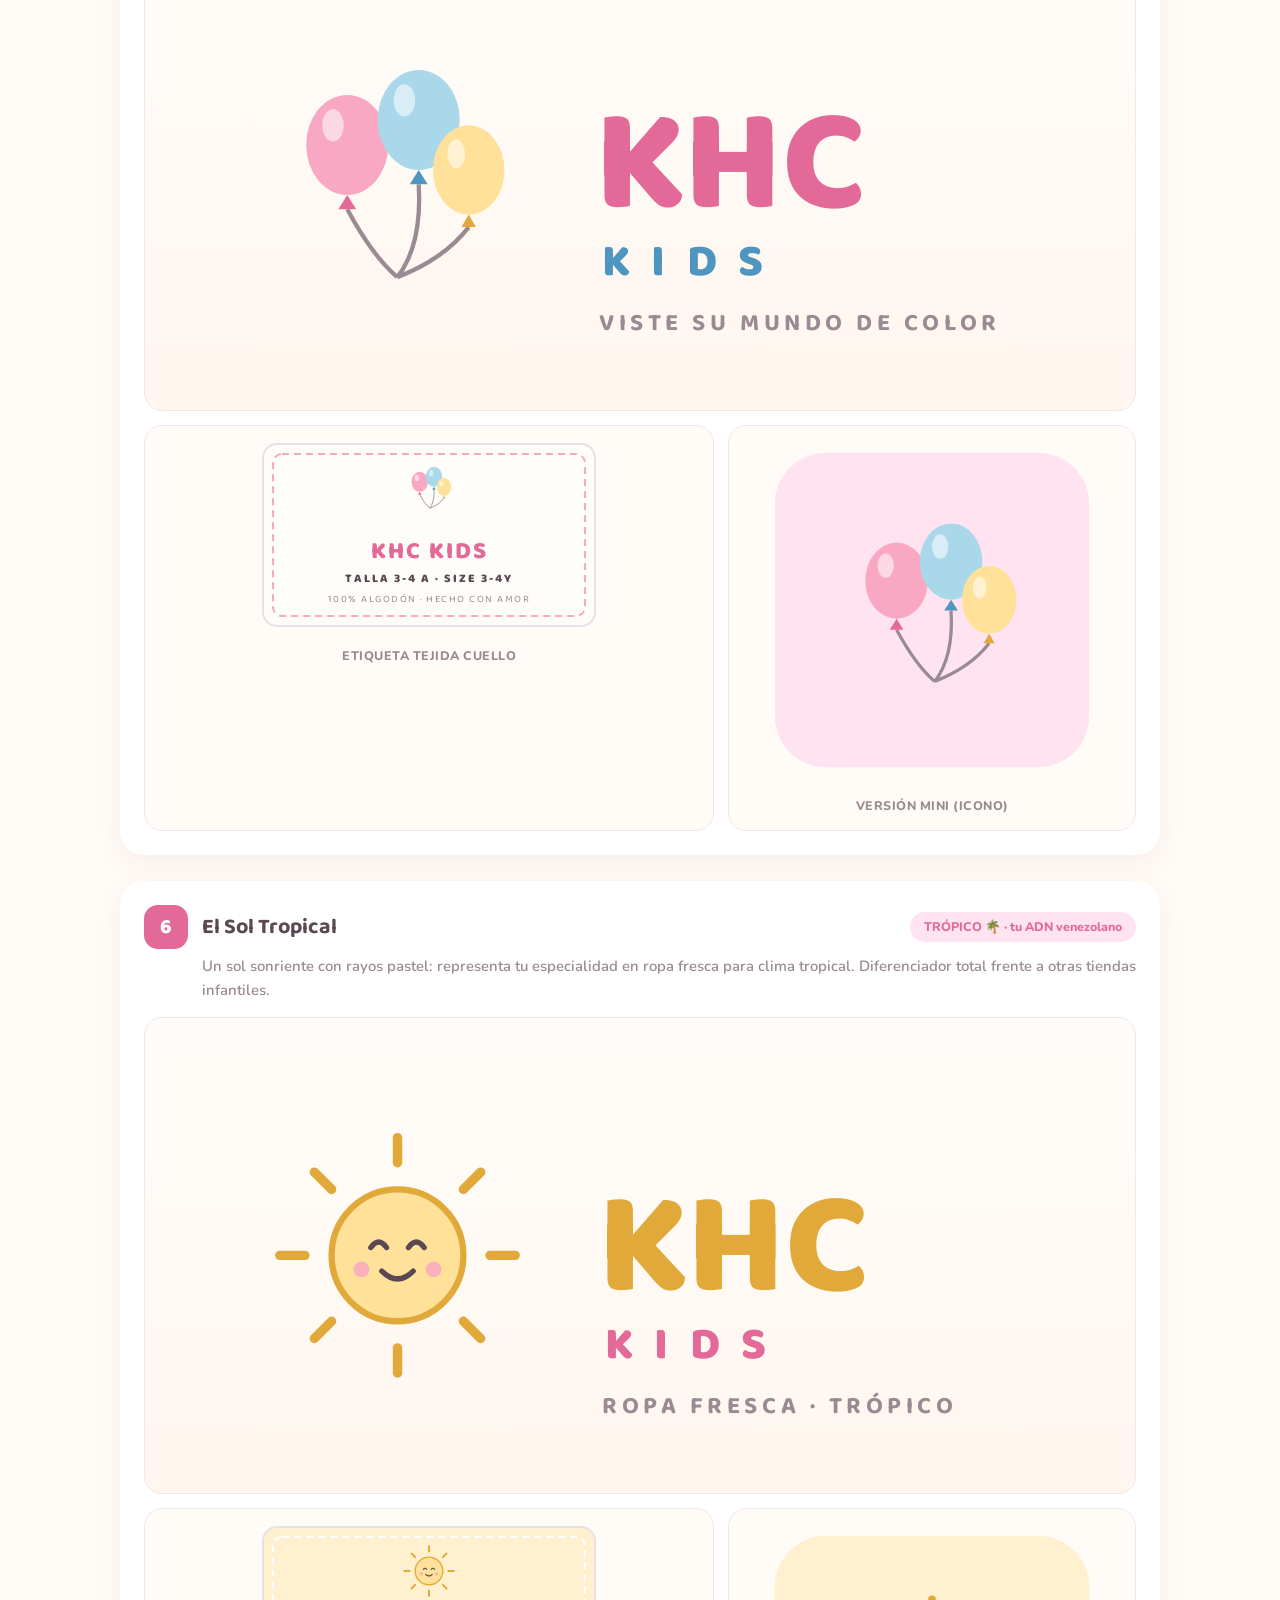
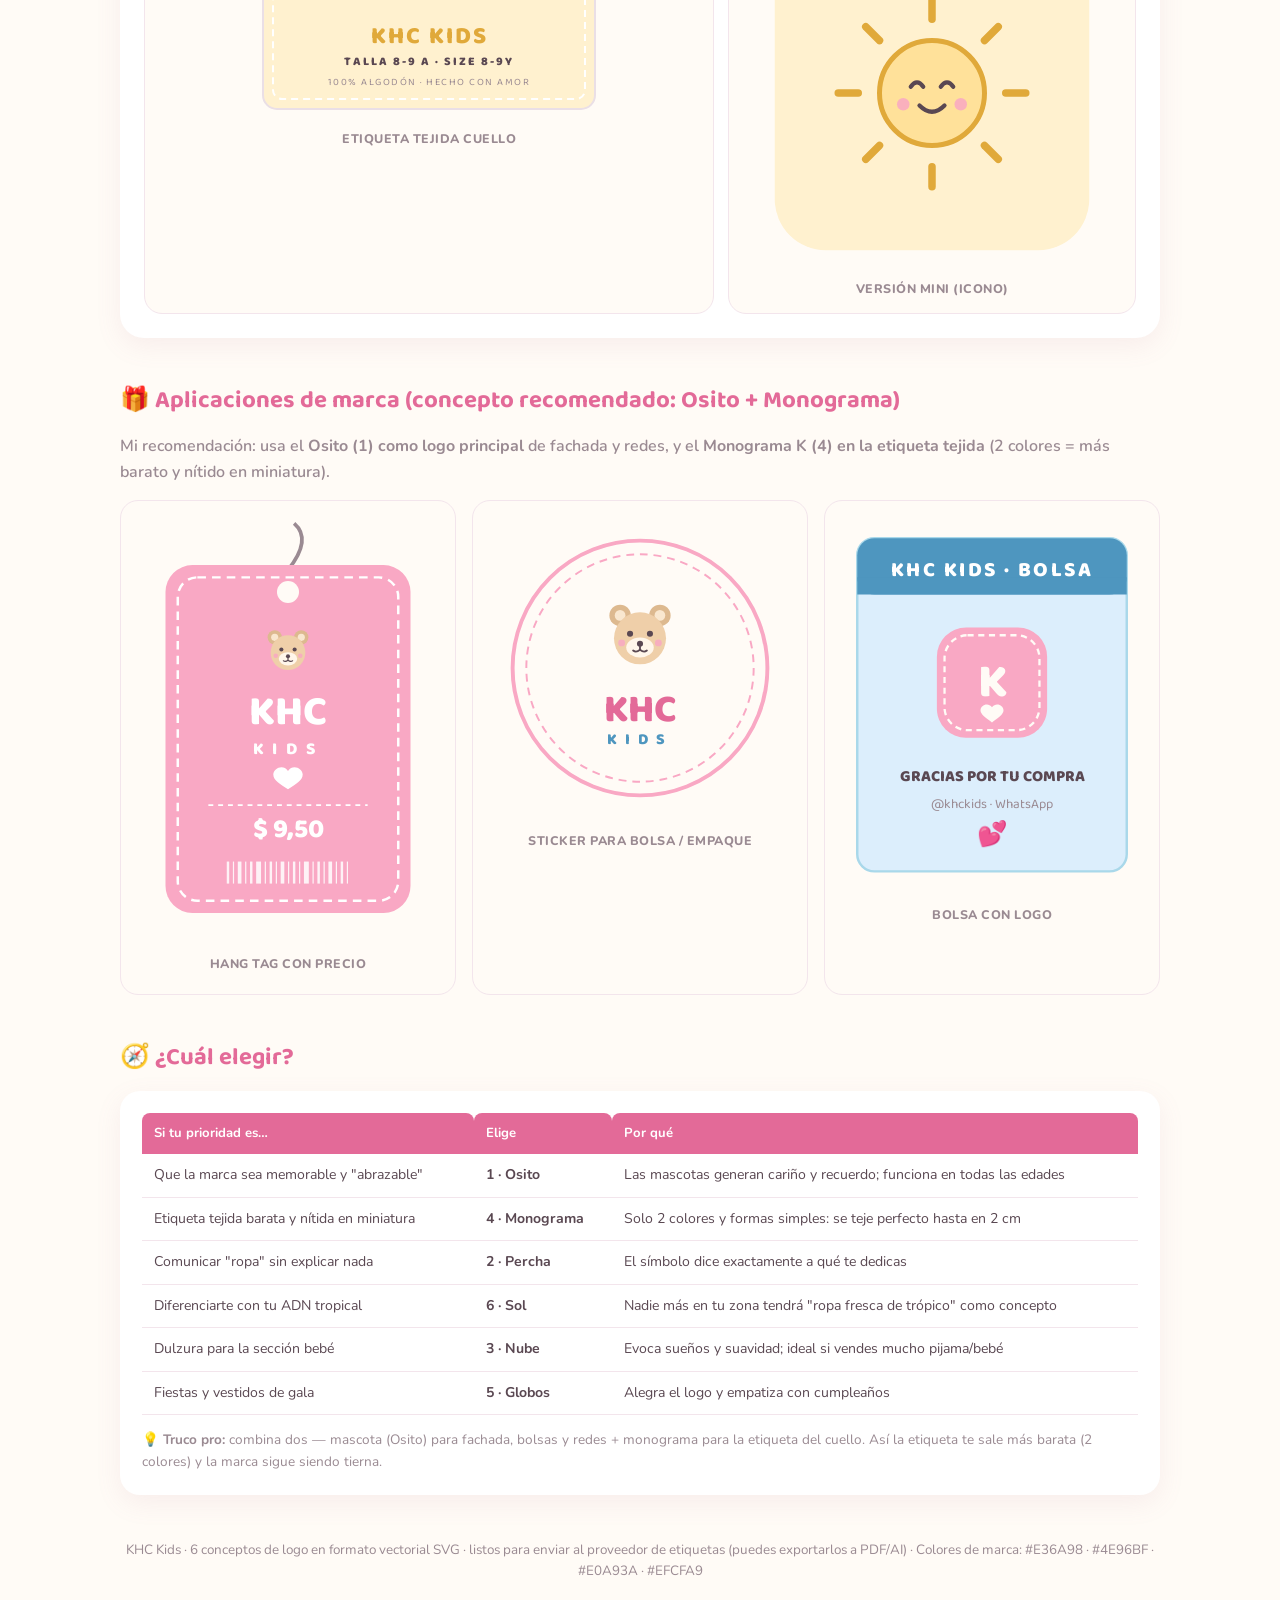
<file: khc-kids/logos-khc-kids.html>
<!DOCTYPE html>
<html lang="es">
<head>
<meta charset="UTF-8">
<meta name="viewport" content="width=device-width, initial-scale=1.0">
<title>KHC Kids · Conceptos de logo para etiquetas y marca</title>
<link href="https://fonts.googleapis.com/css2?family=Baloo+2:wght@600;700;800&family=Nunito:wght@600;700;800&display=swap" rel="stylesheet">
<style>
  :root{--pink:#E36A98;--pink-l:#FFE3F1;--blue:#4E96BF;--blue-l:#DCEEFC;--yel:#E0A93A;--yel-l:#FFF1CF;
        --green:#5C8A3C;--green-l:#E3F3E0;--peach:#D87A4A;--peach-l:#FFE3D3;--lilac:#9170C4;--lilac-l:#EDE0EF;
        --ink:#5A4852;--soft:#9A8A92;--line:#F3E5EC;--cream:#FFFBF6}
  *{box-sizing:border-box;margin:0;padding:0}
  body{font-family:'Nunito','Segoe UI',Verdana,sans-serif;color:var(--ink);background:var(--cream);line-height:1.6}
  .wrap{max-width:1080px;margin:0 auto;padding:26px 20px 70px}
  header{text-align:center;background:linear-gradient(135deg,#FFE3F1,#DCEEFC 55%,#FFF1CF);border-radius:26px;padding:42px 30px;margin-bottom:14px}
  header h1{font-family:'Baloo 2','Nunito',sans-serif;font-size:clamp(1.7rem,4vw,2.5rem);color:var(--pink)}
  header p{color:var(--ink);font-weight:700}
  .note{background:#FFF6E8;border:1.5px dashed var(--yel);border-radius:14px;padding:12px 18px;font-size:.88rem;color:#8a6a1f;margin-bottom:30px}
  .concept{background:#fff;border-radius:24px;box-shadow:0 8px 26px rgba(190,120,150,.10);padding:24px;margin-bottom:26px}
  .c-head{display:flex;align-items:center;gap:14px;margin-bottom:6px;flex-wrap:wrap}
  .c-num{background:var(--pink);color:#fff;min-width:44px;height:44px;border-radius:14px;display:grid;place-items:center;font-family:'Baloo 2',sans-serif;font-size:1.3rem;font-weight:800}
  .c-head h3{font-family:'Baloo 2',sans-serif;font-size:1.35rem;color:var(--ink)}
  .c-head .chip{margin-left:auto;background:var(--pink-l);color:var(--pink);padding:5px 14px;border-radius:999px;font-size:.78rem;font-weight:800}
  .c-desc{color:var(--soft);font-weight:600;font-size:.93rem;margin-bottom:14px;padding-left:58px}
  .logo-stage{background:linear-gradient(180deg,#FFFDF9,#FFF6EF);border:1.5px solid var(--line);border-radius:18px;padding:10px;margin-bottom:14px}
  .logo-stage svg{width:100%;height:auto;display:block}
  .mock-row{display:grid;grid-template-columns:1.4fr 1fr;gap:14px}
  .mock{background:var(--cream);border:1.5px solid var(--line);border-radius:18px;padding:14px;text-align:center}
  .mock svg{width:100%;max-width:340px;height:auto}
  .mock span{display:block;margin-top:8px;font-size:.78rem;font-weight:800;color:var(--soft);text-transform:uppercase;letter-spacing:.5px}
  h2.sec{font-family:'Baloo 2',sans-serif;color:var(--pink);font-size:1.5rem;margin:44px 0 14px}
  .apps{display:grid;grid-template-columns:repeat(3,1fr);gap:16px}
  .apps .mock{padding:20px}
  .swatches{display:flex;gap:10px;flex-wrap:wrap;margin:14px 0 6px}
  .sw{flex:1;min-width:120px;border-radius:14px;padding:12px;color:#fff;font-weight:800;font-size:.8rem;text-align:center}
  .guide{background:#fff;border-radius:20px;padding:22px;box-shadow:0 8px 26px rgba(190,120,150,.10)}
  .guide table{width:100%;border-collapse:collapse}
  .guide th{background:var(--pink);color:#fff;text-align:left;padding:10px 12px;font-size:.82rem;border-radius:8px 8px 0 0}
  .guide td{padding:10px 12px;border-bottom:1px solid var(--line);font-size:.88rem}
  footer{text-align:center;color:var(--soft);font-size:.84rem;margin-top:44px}
  @media(max-width:760px){.mock-row{grid-template-columns:1fr}.apps{grid-template-columns:1fr}.c-head .chip{margin-left:0}}
  svg text{font-family:'Baloo 2','Arial Rounded MT Bold','Trebuchet MS',Verdana,sans-serif}
</style>
</head>
<body>
<!-- ============ ICONOS REUTILIZABLES ============ -->
<svg width="0" height="0" style="position:absolute" aria-hidden="true">
  <defs>
    <!-- Osito -->
    <symbol id="ic-bear" viewBox="0 0 120 105">
      <circle cx="34" cy="26" r="14" fill="#DDB98F"/>
      <circle cx="86" cy="26" r="14" fill="#DDB98F"/>
      <circle cx="34" cy="26" r="7" fill="#F9E7CF"/>
      <circle cx="86" cy="26" r="7" fill="#F9E7CF"/>
      <circle cx="60" cy="56" r="34" fill="#EFCFA9"/>
      <ellipse cx="60" cy="68" rx="18" ry="13" fill="#FFF6EA"/>
      <circle cx="60" cy="63" r="4" fill="#5A4852"/>
      <path d="M60 67 v4 M60 71 q-5 4 -9 1 M60 71 q5 4 9 1" fill="none" stroke="#5A4852" stroke-width="2.4" stroke-linecap="round"/>
      <circle cx="47" cy="50" r="4" fill="#5A4852"/>
      <circle cx="73" cy="50" r="4" fill="#5A4852"/>
      <circle cx="36" cy="62" r="4.5" fill="#F9A8C4" opacity=".85"/>
      <circle cx="84" cy="62" r="4.5" fill="#F9A8C4" opacity=".85"/>
    </symbol>
    <!-- Percha arcoíris -->
    <symbol id="ic-hanger" viewBox="0 0 136 118">
      <path d="M68 24 v-4 a9 9 0 1 1 9 -9" fill="none" stroke="#5A4852" stroke-width="6" stroke-linecap="round"/>
      <path d="M68 20 L36 58 Q68 74 100 58 Z" fill="none" stroke="#5A4852" stroke-width="6" stroke-linejoin="round" stroke-linecap="round"/>
      <path d="M30 104 a38 38 0 0 1 76 0" stroke="#F9A8C4" stroke-width="8" fill="none" stroke-linecap="round"/>
      <path d="M41 104 a27 27 0 0 1 54 0" stroke="#FFE19A" stroke-width="8" fill="none" stroke-linecap="round"/>
      <path d="M52 104 a16 16 0 0 1 32 0" stroke="#A9D8EA" stroke-width="8" fill="none" stroke-linecap="round"/>
    </symbol>
    <!-- Nube -->
    <symbol id="ic-cloud" viewBox="0 0 132 92">
      <g fill="#DCEEFC">
        <circle cx="40" cy="62" r="20"/><circle cx="66" cy="48" r="25"/><circle cx="92" cy="63" r="18"/>
        <rect x="40" y="54" width="52" height="28" rx="14"/>
      </g>
      <path d="M54 56 q4 -5 8 0 M74 56 q4 -5 8 0" stroke="#5A4852" stroke-width="3" fill="none" stroke-linecap="round"/>
      <path d="M62 64 q4 4 8 0" stroke="#5A4852" stroke-width="3" fill="none" stroke-linecap="round"/>
      <circle cx="48" cy="66" r="4" fill="#F9A8C4" opacity=".85"/><circle cx="88" cy="66" r="4" fill="#F9A8C4" opacity=".85"/>
      <path d="M112 10 l3 7 7 3 -7 3 -3 7 -3 -7 -7 -3 7 -3 z" fill="#FFE19A" stroke="#E0A93A" stroke-width="1.4"/>
    </symbol>
    <!-- Monograma parche -->
    <symbol id="ic-mono" viewBox="0 0 160 160">
      <rect x="8" y="8" width="144" height="144" rx="38" fill="#F9A8C4"/>
      <rect x="18" y="18" width="124" height="124" rx="30" fill="none" stroke="#FFFBF6" stroke-width="3" stroke-dasharray="8 6"/>
      <text x="80" y="97" text-anchor="middle" font-size="62" font-weight="800" fill="#FFFBF6">K</text>
      <path d="M80 112 c-5 -7 -15 -3 -15 4 c0 6 8 10 15 16 c7 -6 15 -10 15 -16 c0 -7 -10 -11 -15 -4 z" fill="#FFFBF6"/>
    </symbol>
    <!-- Globos -->
    <symbol id="ic-balloons" viewBox="0 0 140 128">
      <path d="M44 80 Q58 106 72 118 M84 66 Q86 100 72 118 M112 90 Q98 108 72 118" stroke="#9A8A92" stroke-width="2.4" fill="none"/>
      <ellipse cx="44" cy="44" rx="23" ry="28" fill="#F9A8C4"/><path d="M44 72 l-5 8 h10 z" fill="#E36A98"/>
      <ellipse cx="84" cy="30" rx="23" ry="28" fill="#A9D8EA"/><path d="M84 58 l-5 8 h10 z" fill="#4E96BF"/>
      <ellipse cx="112" cy="58" rx="20" ry="25" fill="#FFE19A"/><path d="M112 83 l-4 7 h8 z" fill="#E0A93A"/>
      <ellipse cx="36" cy="33" rx="6" ry="9" fill="#fff" opacity=".55"/>
      <ellipse cx="76" cy="19" rx="6" ry="9" fill="#fff" opacity=".55"/>
      <ellipse cx="105" cy="49" rx="5" ry="8" fill="#fff" opacity=".55"/>
    </symbol>
    <!-- Sol tropical -->
    <symbol id="ic-sun" viewBox="0 0 170 170">
      <g stroke="#E0A93A" stroke-width="6" stroke-linecap="round">
        <line x1="85" y1="10" x2="85" y2="26"/><line x1="85" y1="144" x2="85" y2="160"/>
        <line x1="10" y1="85" x2="26" y2="85"/><line x1="144" y1="85" x2="160" y2="85"/>
        <line x1="32" y1="32" x2="43" y2="43"/><line x1="127" y1="127" x2="138" y2="138"/>
        <line x1="138" y1="32" x2="127" y2="43"/><line x1="43" y1="127" x2="32" y2="138"/>
      </g>
      <circle cx="85" cy="85" r="42" fill="#FFE19A" stroke="#E0A93A" stroke-width="4"/>
      <path d="M68 80 q5 -7 10 0 M92 80 q5 -7 10 0" stroke="#5A4852" stroke-width="3.4" fill="none" stroke-linecap="round"/>
      <path d="M75 95 q10 10 20 0" stroke="#5A4852" stroke-width="3.4" fill="none" stroke-linecap="round"/>
      <circle cx="62" cy="94" r="5" fill="#F9A8C4" opacity=".85"/><circle cx="108" cy="94" r="5" fill="#F9A8C4" opacity=".85"/>
    </symbol>
  </defs>
</svg>

<div class="wrap">
<header>
  <h1>🧸 KHC KIDS · 6 conceptos de logo</h1>
  <p>Para etiquetas tejidas, hang tags y toda tu marca · estilo "pastel tierno tropical"</p>
</header>
<div class="note">📌 <b>Nota:</b> no pude ver el detalle de la foto que adjuntaste, así que creé 6 direcciones distintas inspiradas en tu marca. Dime cuál se acerca más a tu imagen (o descríbeme sus elementos y colores) y la refino hasta que sea idéntica a tu idea.</div>

<!-- ================= CONCEPTO 1 ================= -->
<div class="concept">
  <div class="c-head"><span class="c-num">1</span><h3>El Osito Tierno</h3><span class="chip">MASCOTA · cálida y memorable</span></div>
  <p class="c-desc">Un osito de peluche pastel como mascota de la marca: conecta al instante con bebés y niños pequeños. Es el más "abrazable" y funciona perfecto en etiqueta + escaparate.</p>
  <div class="logo-stage">
    <svg viewBox="0 0 640 300">
      <use href="#ic-bear" x="60" y="72" width="172" height="151"/>
      <text x="285" y="172" font-size="96" font-weight="800" fill="#E36A98">KHC</text>
      <text x="290" y="218" font-size="30" font-weight="800" letter-spacing="14" fill="#4E96BF">KIDS</text>
      <text x="288" y="254" font-size="16" font-weight="700" letter-spacing="3" fill="#9A8A92">· HECHO CON AMOR ·</text>
    </svg>
  </div>
  <div class="mock-row">
    <div class="mock">
      <svg viewBox="0 0 340 190">
        <rect x="4" y="4" width="332" height="182" rx="14" fill="#FFFDF9" stroke="#EADFE6" stroke-width="2"/>
        <rect x="14" y="14" width="312" height="162" rx="9" fill="none" stroke="#EFCFA9" stroke-width="2" stroke-dasharray="7 5"/>
        <use href="#ic-bear" x="140" y="26" width="60" height="52"/>
        <text x="170" y="116" text-anchor="middle" font-size="24" font-weight="800" fill="#E36A98" letter-spacing="2">KHC KIDS</text>
        <text x="170" y="142" text-anchor="middle" font-size="12" font-weight="800" fill="#5A4852" letter-spacing="2">TALLA 4-5 A · SIZE 4-5Y</text>
        <text x="170" y="162" text-anchor="middle" font-size="10" fill="#9A8A92" letter-spacing="1.5">100% ALGODÓN · HECHO CON AMOR</text>
      </svg>
      <span>Etiqueta tejida cuello</span>
    </div>
    <div class="mock">
      <svg viewBox="0 0 160 160">
        <rect x="6" y="6" width="148" height="148" rx="24" fill="#FFE3F1"/>
        <use href="#ic-bear" x="38" y="42" width="84" height="74"/>
      </svg>
      <span>Versión mini (icono)</span>
    </div>
  </div>
</div>

<!-- ================= CONCEPTO 2 ================= -->
<div class="concept">
  <div class="c-head"><span class="c-num">2</span><h3>La Percha Arcoíris</h3><span class="chip">MODA · dice "ropa" sin palabras</span></div>
  <p class="c-desc">Una percha con arcoíris pastel: comunica directamente "ropa infantil alegre". Ideal si quieres un logo más abstracto, sin animalito.</p>
  <div class="logo-stage">
    <svg viewBox="0 0 640 300">
      <use href="#ic-hanger" x="250" y="28" width="140" height="122"/>
      <text x="320" y="212" text-anchor="middle" font-size="88" font-weight="800" fill="#E36A98">KHC</text>
      <text x="320" y="252" text-anchor="middle" font-size="28" font-weight="800" letter-spacing="16" fill="#4E96BF">KIDS</text>
      <text x="320" y="280" text-anchor="middle" font-size="15" font-weight="700" letter-spacing="3" fill="#9A8A92">ROPA PARA PEQUES · 0–10 AÑOS</text>
    </svg>
  </div>
  <div class="mock-row">
    <div class="mock">
      <svg viewBox="0 0 340 190">
        <rect x="4" y="4" width="332" height="182" rx="14" fill="#FFFDF9" stroke="#EADFE6" stroke-width="2"/>
        <rect x="14" y="14" width="312" height="162" rx="9" fill="none" stroke="#A9D8EA" stroke-width="2" stroke-dasharray="7 5"/>
        <use href="#ic-hanger" x="143" y="26" width="54" height="47"/>
        <text x="170" y="118" text-anchor="middle" font-size="24" font-weight="800" fill="#4E96BF" letter-spacing="2">KHC KIDS</text>
        <text x="170" y="142" text-anchor="middle" font-size="12" font-weight="800" fill="#5A4852" letter-spacing="2">TALLA 6-12 M · SIZE 6-12M</text>
        <text x="170" y="162" text-anchor="middle" font-size="10" fill="#9A8A92" letter-spacing="1.5">100% ALGODÓN · HECHO CON AMOR</text>
      </svg>
      <span>Etiqueta tejida cuello</span>
    </div>
    <div class="mock">
      <svg viewBox="0 0 160 160">
        <rect x="6" y="6" width="148" height="148" rx="24" fill="#DCEEFC"/>
        <use href="#ic-hanger" x="30" y="42" width="100" height="87"/>
      </svg>
      <span>Versión mini (icono)</span>
    </div>
  </div>
</div>

<!-- ================= CONCEPTO 3 ================= -->
<div class="concept">
  <div class="c-head"><span class="c-num">3</span><h3>La Nube Sonriente</h3><span class="chip">SUEÑOS · suave y dulce</span></div>
  <p class="c-desc">Nube feliz con estrella: evoca sueño, suavidad y pijamas. Muy tierno para la sección bebé y súper fácil de bordar (pocos detalles).</p>
  <div class="logo-stage">
    <svg viewBox="0 0 640 300">
      <use href="#ic-cloud" x="70" y="92" width="172" height="120"/>
      <text x="290" y="172" font-size="96" font-weight="800" fill="#4E96BF">KHC</text>
      <text x="295" y="218" font-size="30" font-weight="800" letter-spacing="14" fill="#E36A98">KIDS</text>
      <text x="293" y="254" font-size="16" font-weight="700" letter-spacing="3" fill="#9A8A92">SUAVE · FRESCO · FELIZ</text>
    </svg>
  </div>
  <div class="mock-row">
    <div class="mock">
      <svg viewBox="0 0 340 190">
        <rect x="4" y="4" width="332" height="182" rx="14" fill="#FFFDF9" stroke="#EADFE6" stroke-width="2"/>
        <rect x="14" y="14" width="312" height="162" rx="9" fill="none" stroke="#A9D8EA" stroke-width="2" stroke-dasharray="7 5"/>
        <use href="#ic-cloud" x="140" y="30" width="60" height="42"/>
        <text x="170" y="118" text-anchor="middle" font-size="24" font-weight="800" fill="#4E96BF" letter-spacing="2">KHC KIDS</text>
        <text x="170" y="142" text-anchor="middle" font-size="12" font-weight="800" fill="#5A4852" letter-spacing="2">TALLA 0-3 M · SIZE 0-3M</text>
        <text x="170" y="162" text-anchor="middle" font-size="10" fill="#9A8A92" letter-spacing="1.5">100% ALGODÓN · HECHO CON AMOR</text>
      </svg>
      <span>Etiqueta tejida cuello</span>
    </div>
    <div class="mock">
      <svg viewBox="0 0 160 160">
        <rect x="6" y="6" width="148" height="148" rx="24" fill="#DCEEFC"/>
        <use href="#ic-cloud" x="30" y="48" width="100" height="70"/>
      </svg>
      <span>Versión mini (icono)</span>
    </div>
  </div>
</div>

<!-- ================= CONCEPTO 4 ================= -->
<div class="concept">
  <div class="c-head"><span class="c-num">4</span><h3>El Monograma Parche "K"</h3><span class="chip">⭐ EL MÁS RENTABLE · ideal etiqueta tejida</span></div>
  <p class="c-desc">Una "K" dentro de un parche con costura punteada: el clásico de las marcas de ropa serias. Con solo 2 colores la etiqueta tejida sale más barata y se ve nítida hasta en tamaño mini.</p>
  <div class="logo-stage">
    <svg viewBox="0 0 640 300">
      <use href="#ic-mono" x="70" y="66" width="168" height="168"/>
      <text x="290" y="172" font-size="96" font-weight="800" fill="#E36A98">KHC</text>
      <text x="295" y="218" font-size="30" font-weight="800" letter-spacing="14" fill="#4E96BF">KIDS</text>
      <text x="293" y="254" font-size="16" font-weight="700" letter-spacing="3" fill="#9A8A92">· HECHO CON AMOR ·</text>
    </svg>
  </div>
  <div class="mock-row">
    <div class="mock">
      <svg viewBox="0 0 340 190">
        <rect x="4" y="4" width="332" height="182" rx="14" fill="#FFE3F1" stroke="#EADFE6" stroke-width="2"/>
        <rect x="14" y="14" width="312" height="162" rx="9" fill="none" stroke="#fff" stroke-width="2" stroke-dasharray="7 5"/>
        <use href="#ic-mono" x="138" y="22" width="64" height="64"/>
        <text x="170" y="122" text-anchor="middle" font-size="22" font-weight="800" fill="#fff" letter-spacing="2">KHC KIDS</text>
        <text x="170" y="144" text-anchor="middle" font-size="12" font-weight="800" fill="#5A4852" letter-spacing="2">TALLA 2-3 A · SIZE 2-3Y</text>
        <text x="170" y="163" text-anchor="middle" font-size="10" fill="#9A8A92" letter-spacing="1.5">100% ALGODÓN · HECHO CON AMOR</text>
      </svg>
      <span>Etiqueta tejida cuello</span>
    </div>
    <div class="mock">
      <svg viewBox="0 0 160 160">
        <rect x="6" y="6" width="148" height="148" rx="24" fill="#FFFBF6"/>
        <use href="#ic-mono" x="30" y="30" width="100" height="100"/>
      </svg>
      <span>Versión mini (icono)</span>
    </div>
  </div>
</div>

<!-- ================= CONCEPTO 5 ================= -->
<div class="concept">
  <div class="c-head"><span class="c-num">5</span><h3>Los Globos de Fiesta</h3><span class="chip">ALEGRÍA · perfecto para fiestas y cumpleaños</span></div>
  <p class="c-desc">Tres globos pastel: celebra la niñez y combina con la guirnalda de globos del techo de tu tienda. Genial para la sección de vestidos de fiesta.</p>
  <div class="logo-stage">
    <svg viewBox="0 0 640 300">
      <use href="#ic-balloons" x="75" y="80" width="165" height="151"/>
      <text x="290" y="172" font-size="96" font-weight="800" fill="#E36A98">KHC</text>
      <text x="295" y="218" font-size="30" font-weight="800" letter-spacing="14" fill="#4E96BF">KIDS</text>
      <text x="293" y="254" font-size="16" font-weight="700" letter-spacing="3" fill="#9A8A92">VISTE SU MUNDO DE COLOR</text>
    </svg>
  </div>
  <div class="mock-row">
    <div class="mock">
      <svg viewBox="0 0 340 190">
        <rect x="4" y="4" width="332" height="182" rx="14" fill="#FFFDF9" stroke="#EADFE6" stroke-width="2"/>
        <rect x="14" y="14" width="312" height="162" rx="9" fill="none" stroke="#F9A8C4" stroke-width="2" stroke-dasharray="7 5"/>
        <use href="#ic-balloons" x="145" y="26" width="50" height="46"/>
        <text x="170" y="118" text-anchor="middle" font-size="24" font-weight="800" fill="#E36A98" letter-spacing="2">KHC KIDS</text>
        <text x="170" y="142" text-anchor="middle" font-size="12" font-weight="800" fill="#5A4852" letter-spacing="2">TALLA 3-4 A · SIZE 3-4Y</text>
        <text x="170" y="162" text-anchor="middle" font-size="10" fill="#9A8A92" letter-spacing="1.5">100% ALGODÓN · HECHO CON AMOR</text>
      </svg>
      <span>Etiqueta tejida cuello</span>
    </div>
    <div class="mock">
      <svg viewBox="0 0 160 160">
        <rect x="6" y="6" width="148" height="148" rx="24" fill="#FFE3F1"/>
        <use href="#ic-balloons" x="35" y="38" width="90" height="82"/>
      </svg>
      <span>Versión mini (icono)</span>
    </div>
  </div>
</div>

<!-- ================= CONCEPTO 6 ================= -->
<div class="concept">
  <div class="c-head"><span class="c-num">6</span><h3>El Sol Tropical</h3><span class="chip">TRÓPICO 🌴 · tu ADN venezolano</span></div>
  <p class="c-desc">Un sol sonriente con rayos pastel: representa tu especialidad en ropa fresca para clima tropical. Diferenciador total frente a otras tiendas infantiles.</p>
  <div class="logo-stage">
    <svg viewBox="0 0 640 300">
      <use href="#ic-sun" x="72" y="62" width="176" height="176"/>
      <text x="292" y="172" font-size="96" font-weight="800" fill="#E0A93A">KHC</text>
      <text x="297" y="218" font-size="30" font-weight="800" letter-spacing="14" fill="#E36A98">KIDS</text>
      <text x="295" y="254" font-size="16" font-weight="700" letter-spacing="3" fill="#9A8A92">ROPA FRESCA · TRÓPICO</text>
    </svg>
  </div>
  <div class="mock-row">
    <div class="mock">
      <svg viewBox="0 0 340 190">
        <rect x="4" y="4" width="332" height="182" rx="14" fill="#FFF1CF" stroke="#EADFE6" stroke-width="2"/>
        <rect x="14" y="14" width="312" height="162" rx="9" fill="none" stroke="#fff" stroke-width="2" stroke-dasharray="7 5"/>
        <use href="#ic-sun" x="142" y="20" width="56" height="56"/>
        <text x="170" y="120" text-anchor="middle" font-size="24" font-weight="800" fill="#E0A93A" letter-spacing="2">KHC KIDS</text>
        <text x="170" y="142" text-anchor="middle" font-size="12" font-weight="800" fill="#5A4852" letter-spacing="2">TALLA 8-9 A · SIZE 8-9Y</text>
        <text x="170" y="162" text-anchor="middle" font-size="10" fill="#9A8A92" letter-spacing="1.5">100% ALGODÓN · HECHO CON AMOR</text>
      </svg>
      <span>Etiqueta tejida cuello</span>
    </div>
    <div class="mock">
      <svg viewBox="0 0 160 160">
        <rect x="6" y="6" width="148" height="148" rx="24" fill="#FFF1CF"/>
        <use href="#ic-sun" x="30" y="30" width="100" height="100"/>
      </svg>
      <span>Versión mini (icono)</span>
    </div>
  </div>
</div>

<!-- ================= APLICACIONES ================= -->
<h2 class="sec">🎁 Aplicaciones de marca (concepto recomendado: Osito + Monograma)</h2>
<p style="color:var(--soft);font-weight:600;margin-bottom:14px">Mi recomendación: usa el <b>Osito (1) como logo principal</b> de fachada y redes, y el <b>Monograma K (4) en la etiqueta tejida</b> (2 colores = más barato y nítido en miniatura).</p>
<div class="apps">
  <div class="mock">
    <svg viewBox="0 0 240 340">
      <path d="M120 40 q20 -25 5 -38" stroke="#9A8A92" stroke-width="3" fill="none"/>
      <rect x="20" y="36" width="200" height="284" rx="22" fill="#F9A8C4"/>
      <rect x="30" y="46" width="180" height="264" rx="16" fill="none" stroke="#fff" stroke-width="2" stroke-dasharray="7 5"/>
      <circle cx="120" cy="58" r="9" fill="#FFFBF6"/>
      <use href="#ic-bear" x="95" y="84" width="50" height="44"/>
      <text x="120" y="166" text-anchor="middle" font-size="34" font-weight="800" fill="#fff">KHC</text>
      <text x="120" y="190" text-anchor="middle" font-size="14" font-weight="800" letter-spacing="7" fill="#fff">KIDS</text>
      <path d="M120 204 c-4 -6 -12 -2 -12 3 c0 5 6 8 12 12 c6 -4 12 -7 12 -12 c0 -5 -8 -9 -12 -3 z" fill="#fff"/>
      <line x1="55" y1="232" x2="185" y2="232" stroke="#fff" stroke-width="1.5" stroke-dasharray="4 4"/>
      <text x="120" y="258" text-anchor="middle" font-size="22" font-weight="800" fill="#fff">$ 9,50</text>
      <g fill="#fff" opacity=".85">
        <rect x="70" y="278" width="2" height="18"/><rect x="75" y="278" width="1" height="18"/><rect x="79" y="278" width="3" height="18"/><rect x="85" y="278" width="1" height="18"/><rect x="89" y="278" width="2" height="18"/><rect x="94" y="278" width="4" height="18"/><rect x="101" y="278" width="1" height="18"/><rect x="105" y="278" width="2" height="18"/><rect x="110" y="278" width="1" height="18"/><rect x="114" y="278" width="3" height="18"/><rect x="120" y="278" width="1" height="18"/><rect x="124" y="278" width="2" height="18"/><rect x="129" y="278" width="1" height="18"/><rect x="133" y="278" width="4" height="18"/><rect x="140" y="278" width="1" height="18"/><rect x="144" y="278" width="2" height="18"/><rect x="149" y="278" width="1" height="18"/><rect x="153" y="278" width="3" height="18"/><rect x="159" y="278" width="1" height="18"/><rect x="163" y="278" width="2" height="18"/><rect x="168" y="278" width="1" height="18"/>
      </g>
    </svg>
    <span>Hang tag con precio</span>
  </div>
  <div class="mock">
    <svg viewBox="0 0 300 300">
      <circle cx="150" cy="150" r="130" fill="#FFFBF6" stroke="#F9A8C4" stroke-width="4"/>
      <circle cx="150" cy="150" r="116" fill="none" stroke="#F9A8C4" stroke-width="2" stroke-dasharray="8 6"/>
      <use href="#ic-bear" x="103" y="76" width="94" height="82"/>
      <text x="150" y="204" text-anchor="middle" font-size="40" font-weight="800" fill="#E36A98">KHC</text>
      <text x="150" y="228" text-anchor="middle" font-size="16" font-weight="800" letter-spacing="8" fill="#4E96BF">KIDS</text>
    </svg>
    <span>Sticker para bolsa / empaque</span>
  </div>
  <div class="mock">
    <svg viewBox="0 0 240 300">
      <rect x="10" y="14" width="220" height="272" rx="14" fill="#DCEEFC" stroke="#A9D8EA" stroke-width="2"/>
      <rect x="10" y="14" width="220" height="46" fill="#4E96BF" rx="14"/>
      <rect x="10" y="46" width="220" height="14" fill="#4E96BF"/>
      <text x="120" y="45" text-anchor="middle" font-size="17" font-weight="800" fill="#fff" letter-spacing="2">KHC KIDS · BOLSA</text>
      <use href="#ic-mono" x="70" y="82" width="100" height="100"/>
      <text x="120" y="212" text-anchor="middle" font-size="13" font-weight="800" fill="#5A4852">GRACIAS POR TU COMPRA</text>
      <text x="120" y="234" text-anchor="middle" font-size="11" fill="#9A8A92">@khckids · WhatsApp</text>
      <text x="120" y="262" text-anchor="middle" font-size="20">💕</text>
    </svg>
    <span>Bolsa con logo</span>
  </div>
</div>

<!-- ================= GUÍA ================= -->
<h2 class="sec">🧭 ¿Cuál elegir?</h2>
<div class="guide">
  <table>
    <tr><th>Si tu prioridad es…</th><th>Elige</th><th>Por qué</th></tr>
    <tr><td>Que la marca sea memorable y "abrazable"</td><td><b>1 · Osito</b></td><td>Las mascotas generan cariño y recuerdo; funciona en todas las edades</td></tr>
    <tr><td>Etiqueta tejida barata y nítida en miniatura</td><td><b>4 · Monograma</b></td><td>Solo 2 colores y formas simples: se teje perfecto hasta en 2 cm</td></tr>
    <tr><td>Comunicar "ropa" sin explicar nada</td><td><b>2 · Percha</b></td><td>El símbolo dice exactamente a qué te dedicas</td></tr>
    <tr><td>Diferenciarte con tu ADN tropical</td><td><b>6 · Sol</b></td><td>Nadie más en tu zona tendrá "ropa fresca de trópico" como concepto</td></tr>
    <tr><td>Dulzura para la sección bebé</td><td><b>3 · Nube</b></td><td>Evoca sueños y suavidad; ideal si vendes mucho pijama/bebé</td></tr>
    <tr><td>Fiestas y vestidos de gala</td><td><b>5 · Globos</b></td><td>Alegra el logo y empatiza con cumpleaños</td></tr>
  </table>
  <p style="margin-top:14px;font-size:.85rem;color:var(--soft)">💡 <b>Truco pro:</b> combina dos — mascota (Osito) para fachada, bolsas y redes + monograma para la etiqueta del cuello. Así la etiqueta te sale más barata (2 colores) y la marca sigue siendo tierna.</p>
</div>

<footer>KHC Kids · 6 conceptos de logo en formato vectorial SVG · listos para enviar al proveedor de etiquetas (puedes exportarlos a PDF/AI) · Colores de marca: #E36A98 · #4E96BF · #E0A93A · #EFCFA9</footer>
</div>
</body>
</html>
</file>
<file: khc-kids/css/styles.css>
/* ============================================================
   KHC KIDS · Boutique premium
   Calidad · Comodidad · Durabilidad · Exclusividad
   ============================================================ */

:root {
  --ivory: #FAF6F0;
  --paper: #FFFFFF;
  --ink: #33222B;
  --ink-soft: #71606A;
  --rose: #C9517E;
  --rose-bright: #E36A98;
  --rose-deep: #A93E68;
  --blush: #F7E4EC;
  --gold: #B9862F;
  --blue-soft: #DCEEFC;
  --line: #EDDFE6;
  --serif: 'Fraunces', Georgia, 'Times New Roman', serif;
  --sans: 'Outfit', 'Segoe UI', system-ui, sans-serif;
  --shadow: 0 24px 60px -28px rgba(51, 34, 43, .25);
  --shadow-soft: 0 14px 40px -18px rgba(51, 34, 43, .18);
}

* { box-sizing: border-box; margin: 0; padding: 0; }

html { scroll-behavior: smooth; }

body {
  font-family: var(--sans);
  background: var(--ivory);
  color: var(--ink);
  line-height: 1.65;
  -webkit-font-smoothing: antialiased;
}

img { max-width: 100%; display: block; }

::selection { background: var(--blush); color: var(--rose-deep); }

.wrap { max-width: 1160px; margin: 0 auto; padding: 0 24px; }

/* ---------- micro labels & titulos ---------- */
.eyebrow {
  display: inline-flex; align-items: center; gap: 10px;
  font-size: .72rem; font-weight: 600; letter-spacing: .28em;
  text-transform: uppercase; color: var(--rose-deep);
}
.eyebrow::before { content: ''; width: 26px; height: 1.5px; background: var(--gold); }

h1, h2, h3 { font-family: var(--serif); font-weight: 600; line-height: 1.12; letter-spacing: -.01em; }
h1 em, h2 em { font-style: italic; color: var(--rose); }

.section-head { max-width: 640px; margin-bottom: 46px; }
.section-head h2 { font-size: clamp(1.9rem, 3.6vw, 2.7rem); margin: 14px 0 14px; }
.section-head p { color: var(--ink-soft); font-size: 1.02rem; }

/* ---------- botones ---------- */
.btn {
  display: inline-flex; align-items: center; justify-content: center; gap: 10px;
  padding: 15px 30px; border-radius: 999px; border: none; cursor: pointer;
  font-family: var(--sans); font-size: .95rem; font-weight: 600; letter-spacing: .02em;
  text-decoration: none; transition: transform .25s ease, box-shadow .25s ease, background .25s ease, color .25s;
}
.btn-primary { background: var(--ink); color: #FFF7F0; box-shadow: var(--shadow-soft); }
.btn-primary:hover { background: var(--rose-deep); transform: translateY(-2px); }
.btn-ghost { background: transparent; color: var(--ink); border: 1.5px solid rgba(51,34,43,.28); }
.btn-ghost:hover { border-color: var(--rose); color: var(--rose-deep); transform: translateY(-2px); }

/* ---------- reveal on scroll ---------- */
.rv { opacity: 0; transform: translateY(26px); transition: opacity .8s ease, transform .8s ease; }
.rv.in { opacity: 1; transform: none; }
.rv.d1 { transition-delay: .1s; } .rv.d2 { transition-delay: .2s; } .rv.d3 { transition-delay: .3s; }

/* ---------- marquee ---------- */
.marquee {
  background: var(--ink); color: #F6E7DE; overflow: hidden; white-space: nowrap;
  font-size: .78rem; letter-spacing: .22em; text-transform: uppercase; padding: 10px 0;
}
.marquee-track { display: inline-block; animation: slide 30s linear infinite; }
.marquee span { margin: 0 22px; }
.marquee i { color: var(--gold); font-style: normal; }
@keyframes slide { from { transform: translateX(0); } to { transform: translateX(-50%); } }

/* ---------- header ---------- */
header.site {
  position: sticky; top: 0; z-index: 50;
  background: rgba(250, 246, 240, .86); backdrop-filter: blur(14px);
  border-bottom: 1px solid transparent; transition: border-color .3s, box-shadow .3s;
}
header.site.scrolled { border-color: var(--line); box-shadow: 0 10px 30px -20px rgba(51,34,43,.25); }
.nav { display: flex; align-items: center; justify-content: space-between; padding: 14px 0; }
.brand { display: flex; align-items: center; gap: 12px; text-decoration: none; color: var(--ink); }
.brand-badge {
  width: 52px; height: 52px; border-radius: 50%; background: #fff;
  box-shadow: var(--shadow-soft); overflow: hidden; flex: none;
}
.brand-badge img { width: 100%; height: 100%; object-fit: cover; }
.brand-name { font-family: var(--serif); font-size: 1.35rem; font-weight: 700; line-height: 1; }
.brand-name small {
  display: block; font-family: var(--sans); font-size: .62rem; font-weight: 600;
  letter-spacing: .3em; text-transform: uppercase; color: var(--rose-deep); margin-top: 4px;
}
.nav-links { display: flex; align-items: center; gap: 30px; }
.nav-links a { text-decoration: none; color: var(--ink); font-size: .92rem; font-weight: 500; position: relative; }
.nav-links a:not(.btn)::after {
  content: ''; position: absolute; left: 0; bottom: -6px; width: 0; height: 2px;
  background: var(--rose); transition: width .3s ease;
}
.nav-links a:not(.btn):hover::after { width: 100%; }
.nav-links .btn { padding: 11px 22px; }

/* ---------- hero ---------- */
.hero { padding: 74px 0 90px; }
.hero-grid { display: grid; grid-template-columns: 1.05fr .95fr; gap: 60px; align-items: center; }
.hero h1 { font-size: clamp(2.5rem, 5vw, 3.9rem); margin: 20px 0 22px; }
.hero-sub { color: var(--ink-soft); font-size: 1.08rem; max-width: 520px; margin-bottom: 34px; }
.hero-ctas { display: flex; gap: 16px; flex-wrap: wrap; }
.hero-trust { display: flex; align-items: center; gap: 14px; margin-top: 38px; color: var(--ink-soft); font-size: .9rem; }
.hero-trust .stars { color: var(--gold); letter-spacing: 3px; font-size: 1rem; }
.hero-trust strong { color: var(--ink); }

.hero-visual { position: relative; }
.hero-frame {
  border-radius: 999px 999px 30px 30px; overflow: hidden;
  box-shadow: var(--shadow); border: 8px solid #fff;
  aspect-ratio: 4 / 4.6;
}
.hero-frame img { width: 100%; height: 100%; object-fit: cover; }
.hero-seal {
  position: absolute; left: -34px; bottom: 34px; background: #fff; border-radius: 22px;
  box-shadow: var(--shadow); padding: 16px 20px; display: flex; align-items: center; gap: 14px;
  max-width: 260px;
}
.hero-seal img { width: 64px; height: 64px; object-fit: contain; }
.hero-seal p { font-size: .8rem; line-height: 1.45; color: var(--ink-soft); }
.hero-seal p strong { display: block; color: var(--ink); font-family: var(--serif); font-size: .95rem; }
.hero-dot {
  position: absolute; top: 44px; right: -20px; background: var(--blush); color: var(--rose-deep);
  border-radius: 999px; padding: 10px 18px; font-size: .72rem; font-weight: 700;
  letter-spacing: .18em; text-transform: uppercase; box-shadow: var(--shadow-soft);
}

/* ---------- pilares ---------- */
.pillars { padding: 96px 0; background: #fff; border-top: 1px solid var(--line); border-bottom: 1px solid var(--line); }
.pillars-grid { display: grid; grid-template-columns: repeat(4, 1fr); gap: 26px; }
.pillar {
  background: var(--ivory); border-radius: 24px; padding: 34px 28px;
  border: 1px solid var(--line); transition: transform .3s ease, box-shadow .3s ease;
}
.pillar:hover { transform: translateY(-6px); box-shadow: var(--shadow-soft); }
.pillar .num { font-family: var(--serif); font-style: italic; font-size: 1rem; color: var(--gold); }
.pillar h3 { font-size: 1.25rem; margin: 12px 0 10px; }
.pillar p { font-size: .92rem; color: var(--ink-soft); }
.pillar .icon {
  width: 52px; height: 52px; border-radius: 50%; background: var(--blush);
  display: grid; place-items: center; font-size: 1.35rem; margin-bottom: 18px;
}

/* ---------- sello ---------- */
.seal { padding: 100px 0; }
.seal-grid { display: grid; grid-template-columns: .9fr 1.1fr; gap: 70px; align-items: center; }
.seal-visual { position: relative; }
.seal-card {
  background: #fff; border-radius: 30px; box-shadow: var(--shadow);
  padding: 46px; display: grid; place-items: center;
}
.seal-card img { width: min(320px, 100%); }
.seal-chip {
  position: absolute; right: -18px; top: -18px; background: var(--ink); color: #F6E7DE;
  border-radius: 999px; padding: 10px 20px; font-size: .72rem; font-weight: 700;
  letter-spacing: .18em; text-transform: uppercase;
}
.seal h2 { font-size: clamp(1.9rem, 3.4vw, 2.6rem); margin: 14px 0 16px; }
.seal p.lead { color: var(--ink-soft); margin-bottom: 26px; }
.seal-list { list-style: none; display: grid; gap: 14px; }
.seal-list li { display: flex; gap: 14px; align-items: flex-start; font-size: .98rem; }
.seal-list .tick {
  flex: none; width: 26px; height: 26px; border-radius: 50%; background: var(--blush);
  color: var(--rose-deep); display: grid; place-items: center; font-size: .8rem; font-weight: 700;
  margin-top: 2px;
}

/* ---------- colección ---------- */
.collection { padding: 100px 0; background: #fff; border-top: 1px solid var(--line); }
.filters { display: flex; gap: 10px; flex-wrap: wrap; margin-bottom: 14px; }
.filter-btn {
  border: 1.5px solid var(--line); background: transparent; color: var(--ink-soft);
  border-radius: 999px; padding: 10px 22px; font-family: var(--sans); font-size: .88rem;
  font-weight: 600; cursor: pointer; transition: all .25s ease;
}
.filter-btn:hover { border-color: var(--rose); color: var(--rose-deep); }
.filter-btn.active { background: var(--ink); border-color: var(--ink); color: #FFF7F0; box-shadow: var(--shadow-soft); }
.filter-btn:focus-visible, .btn:focus-visible, .btn-card:focus-visible { outline: 2px solid var(--gold); outline-offset: 2px; }
.grid-count { font-size: .82rem; color: var(--ink-soft); letter-spacing: .12em; text-transform: uppercase; margin-bottom: 30px; }
.grid-count::before { content: '— '; color: var(--gold); }

.grid { display: grid; grid-template-columns: repeat(3, 1fr); gap: 30px; }
.card {
  background: var(--ivory); border-radius: 26px; overflow: hidden;
  border: 1px solid var(--line); display: flex; flex-direction: column;
  transition: transform .35s ease, box-shadow .35s ease;
}
.card:hover { transform: translateY(-8px); box-shadow: var(--shadow); }
.card-media { position: relative; aspect-ratio: 4 / 4.4; overflow: hidden; }
.card-media img { width: 100%; height: 100%; object-fit: cover; transition: transform .8s ease; }
.card:hover .card-media img { transform: scale(1.06); }
.badge-stock {
  position: absolute; top: 16px; left: 16px; background: rgba(255,255,255,.94);
  color: var(--rose-deep); font-size: .72rem; font-weight: 700; letter-spacing: .06em;
  border-radius: 999px; padding: 7px 14px; box-shadow: var(--shadow-soft);
}
.badge-tag {
  position: absolute; top: 16px; right: 16px; background: var(--ink); color: #F6E7DE;
  font-size: .66rem; font-weight: 700; letter-spacing: .16em; text-transform: uppercase;
  border-radius: 999px; padding: 7px 13px;
}
.badge-tag.warn { background: var(--rose-deep); color: #fff; }
.card-body { padding: 24px 24px 26px; display: flex; flex-direction: column; gap: 8px; flex: 1; }
.card-type { font-size: .68rem; font-weight: 700; letter-spacing: .24em; text-transform: uppercase; color: var(--gold); }

/* acento por categoría */
.card[data-type="pueri"] .card-type { color: #4E96BF; }
.card[data-type="jugu"] .card-type { color: #5C8A3C; }
.card[data-type="textil"] .card-type { color: #8B6BB0; }
.card[data-type="acc"] .card-type { color: #D87A4A; }
.card-name { font-family: var(--serif); font-size: 1.28rem; }
.card-age { font-size: .85rem; color: var(--ink-soft); }
.card-desc { font-size: .88rem; color: var(--ink-soft); flex: 1; }
.stockbar { height: 5px; border-radius: 99px; background: var(--line); overflow: hidden; margin-top: 12px; }
.stockbar i { display: block; height: 100%; background: linear-gradient(90deg, var(--rose-bright), var(--rose-deep)); border-radius: 99px; }
.card-foot { display: flex; align-items: center; justify-content: space-between; margin-top: 16px; gap: 12px; }
.price { font-family: var(--serif); font-size: 1.3rem; font-weight: 700; }
.price .cur { font-size: .85em; margin-right: 2px; color: var(--rose-deep); }
.price small { font-family: var(--sans); font-size: .72rem; color: var(--ink-soft); font-weight: 500; display: block; letter-spacing: .08em; }
.btn-card {
  background: var(--blush); color: var(--rose-deep); border: none; border-radius: 999px;
  padding: 11px 20px; font-family: var(--sans); font-weight: 700; font-size: .85rem;
  cursor: pointer; transition: all .25s ease;
}
.btn-card:hover { background: var(--rose-deep); color: #fff; }

/* ---------- banner exclusividad ---------- */
.exclusive {
  padding: 96px 0; text-align: center; color: #FFF6EF;
  background: radial-gradient(1200px 500px at 50% -10%, #5A3A4B 0%, var(--ink) 60%);
}
.exclusive .eyebrow { color: var(--gold); }
.exclusive h2 { font-size: clamp(2rem, 4.4vw, 3.2rem); max-width: 760px; margin: 18px auto 16px; }
.exclusive h2 em { color: var(--rose-bright); }
.exclusive p { color: #D9C4CC; max-width: 560px; margin: 0 auto 36px; }
.exclusive .btn-primary { background: var(--rose-bright); color: #fff; }
.exclusive .btn-primary:hover { background: var(--rose-deep); }

/* ---------- pasos reserva ---------- */
.steps { padding: 100px 0; }
.steps-grid { display: grid; grid-template-columns: repeat(3, 1fr); gap: 30px; }
.step { text-align: center; padding: 10px 18px; }
.step .n {
  width: 62px; height: 62px; margin: 0 auto 20px; border-radius: 50%;
  background: #fff; border: 1.5px solid var(--line); box-shadow: var(--shadow-soft);
  display: grid; place-items: center; font-family: var(--serif); font-style: italic;
  font-size: 1.3rem; color: var(--rose-deep);
}
.step h3 { font-size: 1.2rem; margin-bottom: 10px; }
.step p { font-size: .92rem; color: var(--ink-soft); max-width: 280px; margin: 0 auto; }

/* ---------- opiniones ---------- */
.voices { padding: 0 0 110px; }
.voices-grid { display: grid; grid-template-columns: repeat(3, 1fr); gap: 26px; }
.voice {
  background: #fff; border: 1px solid var(--line); border-radius: 24px; padding: 30px;
  box-shadow: var(--shadow-soft);
}
.voice .stars { color: var(--gold); letter-spacing: 3px; margin-bottom: 14px; }
.voice p { font-size: .95rem; color: var(--ink-soft); font-style: italic; }
.voice footer { margin-top: 18px; font-size: .85rem; font-weight: 700; color: var(--ink); }
.voice footer span { display: block; font-weight: 500; color: var(--ink-soft); }

/* ---------- footer ---------- */
footer.site {
  background: var(--ink); color: #D9C4CC; padding: 70px 0 34px;
}
.foot-grid { display: flex; justify-content: space-between; gap: 40px; flex-wrap: wrap; align-items: flex-start; }
.foot-brand { display: flex; align-items: center; gap: 14px; }
.foot-brand .brand-badge { box-shadow: none; }
.foot-brand .brand-name { color: #FFF6EF; }
.foot-brand .brand-name small { color: var(--rose-bright); }
.foot-note { max-width: 320px; font-size: .9rem; margin-top: 16px; }
.foot-links h4 { color: #FFF6EF; font-family: var(--serif); font-size: 1rem; margin-bottom: 14px; }
.foot-links a { display: block; color: #D9C4CC; text-decoration: none; font-size: .9rem; margin-bottom: 9px; }
.foot-links a:hover { color: var(--rose-bright); }
.foot-base {
  border-top: 1px solid rgba(255,255,255,.12); margin-top: 50px; padding-top: 24px;
  display: flex; justify-content: space-between; gap: 16px; flex-wrap: wrap; font-size: .8rem;
}

/* ---------- modal reserva ---------- */
.modal { position: fixed; inset: 0; z-index: 90; display: none; }
.modal.open { display: block; }
.modal-backdrop { position: absolute; inset: 0; background: rgba(51,34,43,.5); backdrop-filter: blur(4px); }
.modal-card {
  position: relative; max-width: 720px; margin: 6vh auto; background: var(--ivory);
  border-radius: 28px; box-shadow: var(--shadow); overflow: hidden;
  display: grid; grid-template-columns: .85fr 1.15fr; animation: pop .35s ease;
}
@keyframes pop { from { transform: translateY(20px); opacity: 0; } to { transform: none; opacity: 1; } }
.modal-img { background: var(--blush); }
.modal-img img { width: 100%; height: 100%; object-fit: cover; }
.modal-body { padding: 34px 34px 30px; }
.modal-body .card-type { margin-bottom: 6px; display: block; }
.modal-body h3 { font-size: 1.6rem; margin-bottom: 8px; }
.modal-body .desc { font-size: .9rem; color: var(--ink-soft); margin-bottom: 18px; }
.modal-body label { display: block; font-size: .78rem; font-weight: 700; letter-spacing: .12em; text-transform: uppercase; color: var(--ink-soft); margin: 14px 0 6px; }
.modal-body select, .modal-body input {
  width: 100%; padding: 12px 14px; border-radius: 12px; border: 1.5px solid var(--line);
  background: #fff; font-family: var(--sans); font-size: .95rem; color: var(--ink);
}
.modal-body select:focus, .modal-body input:focus { outline: none; border-color: var(--rose); }
.modal-close {
  position: absolute; top: 14px; right: 14px; width: 40px; height: 40px; border-radius: 50%;
  border: none; background: rgba(255,255,255,.92); color: var(--ink); font-size: 1.1rem;
  cursor: pointer; box-shadow: var(--shadow-soft);
}
.modal-success { text-align: center; padding: 40px 30px; }
.modal-success .big { font-size: 2.6rem; }
.modal-success h3 { margin: 12px 0 8px; }
.modal-success p { color: var(--ink-soft); font-size: .95rem; }

/* ---------- responsive ---------- */
@media (max-width: 980px) {
  .hero-grid, .seal-grid { grid-template-columns: 1fr; gap: 50px; }
  .hero-seal { left: 10px; }
  .pillars-grid { grid-template-columns: repeat(2, 1fr); }
  .grid { grid-template-columns: repeat(2, 1fr); }
  .steps-grid, .voices-grid { grid-template-columns: 1fr; }
  .nav-links a:not(.btn) { display: none; }
}
@media (max-width: 620px) {
  .pillars-grid, .grid { grid-template-columns: 1fr; }
  .modal-card { grid-template-columns: 1fr; margin: 4vh 16px; }
  .modal-img { aspect-ratio: 16/9; }
  .hero { padding-top: 48px; }
}
</file>
